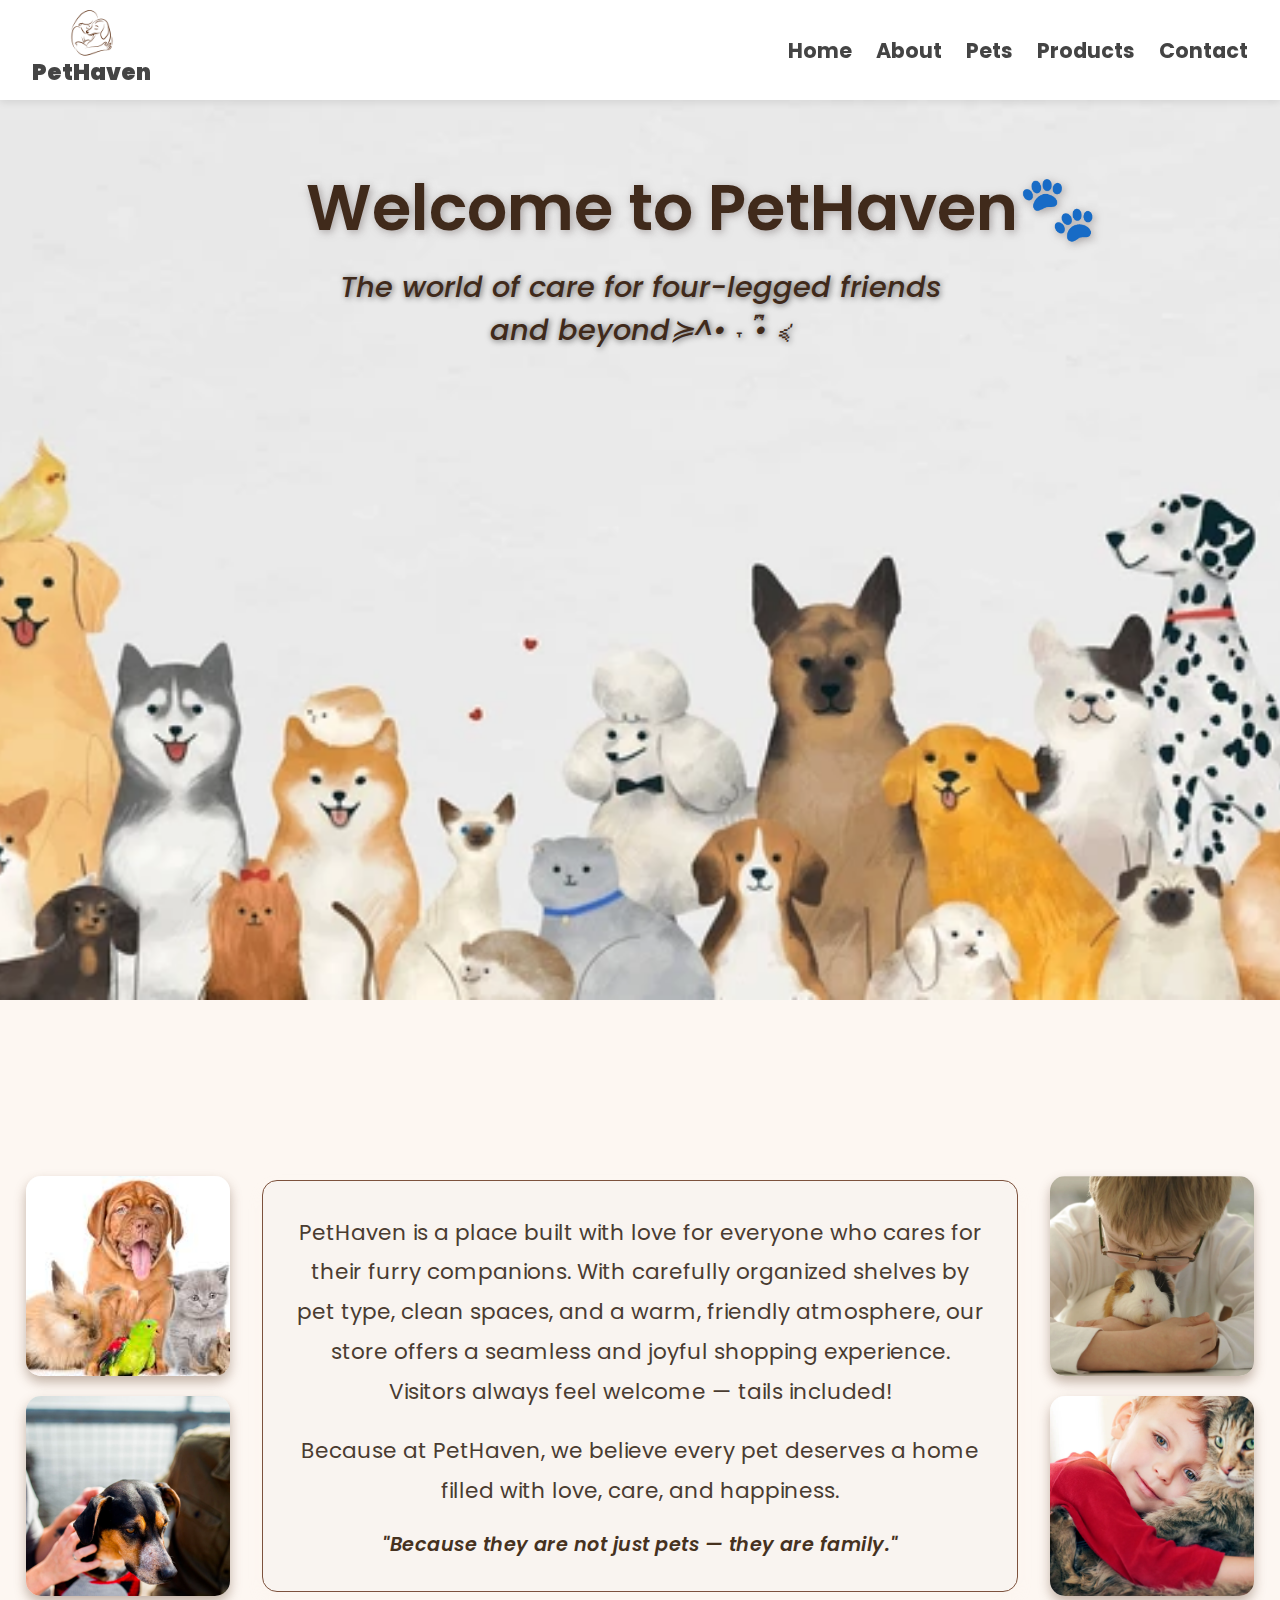
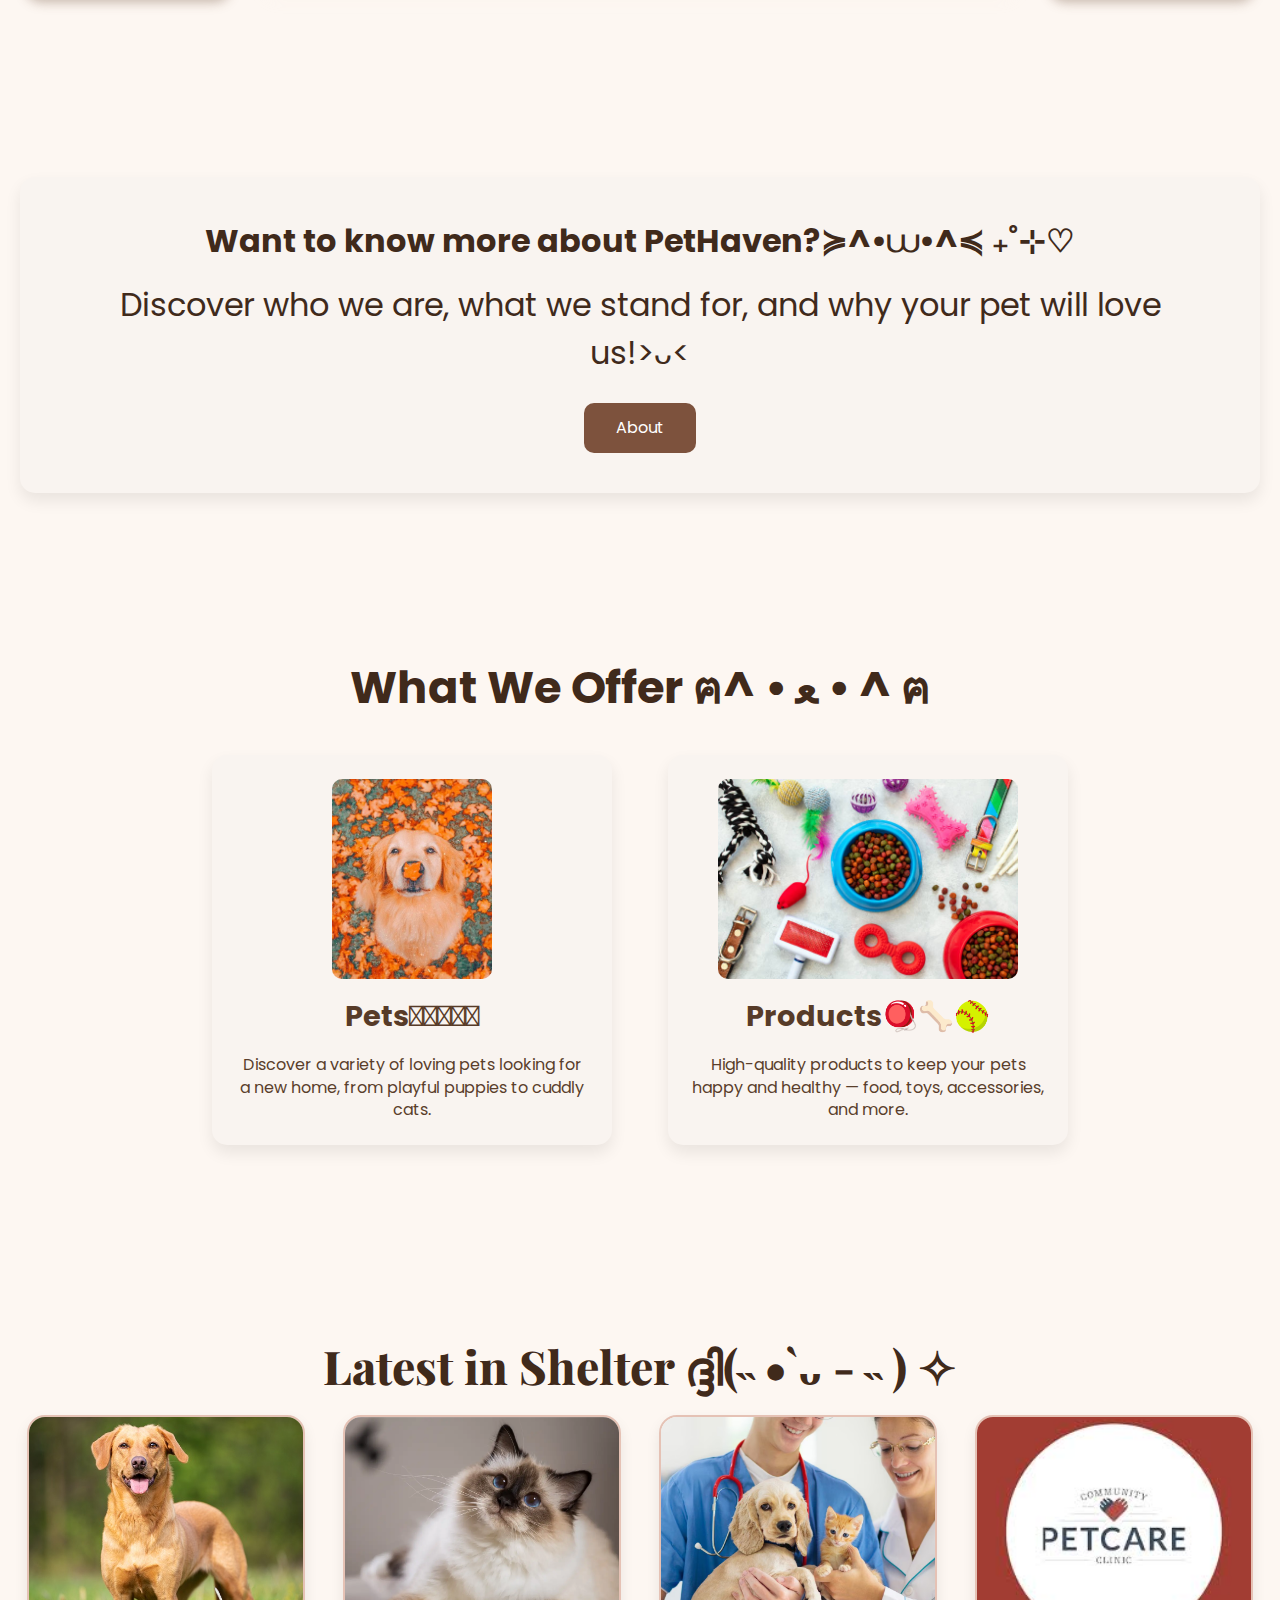
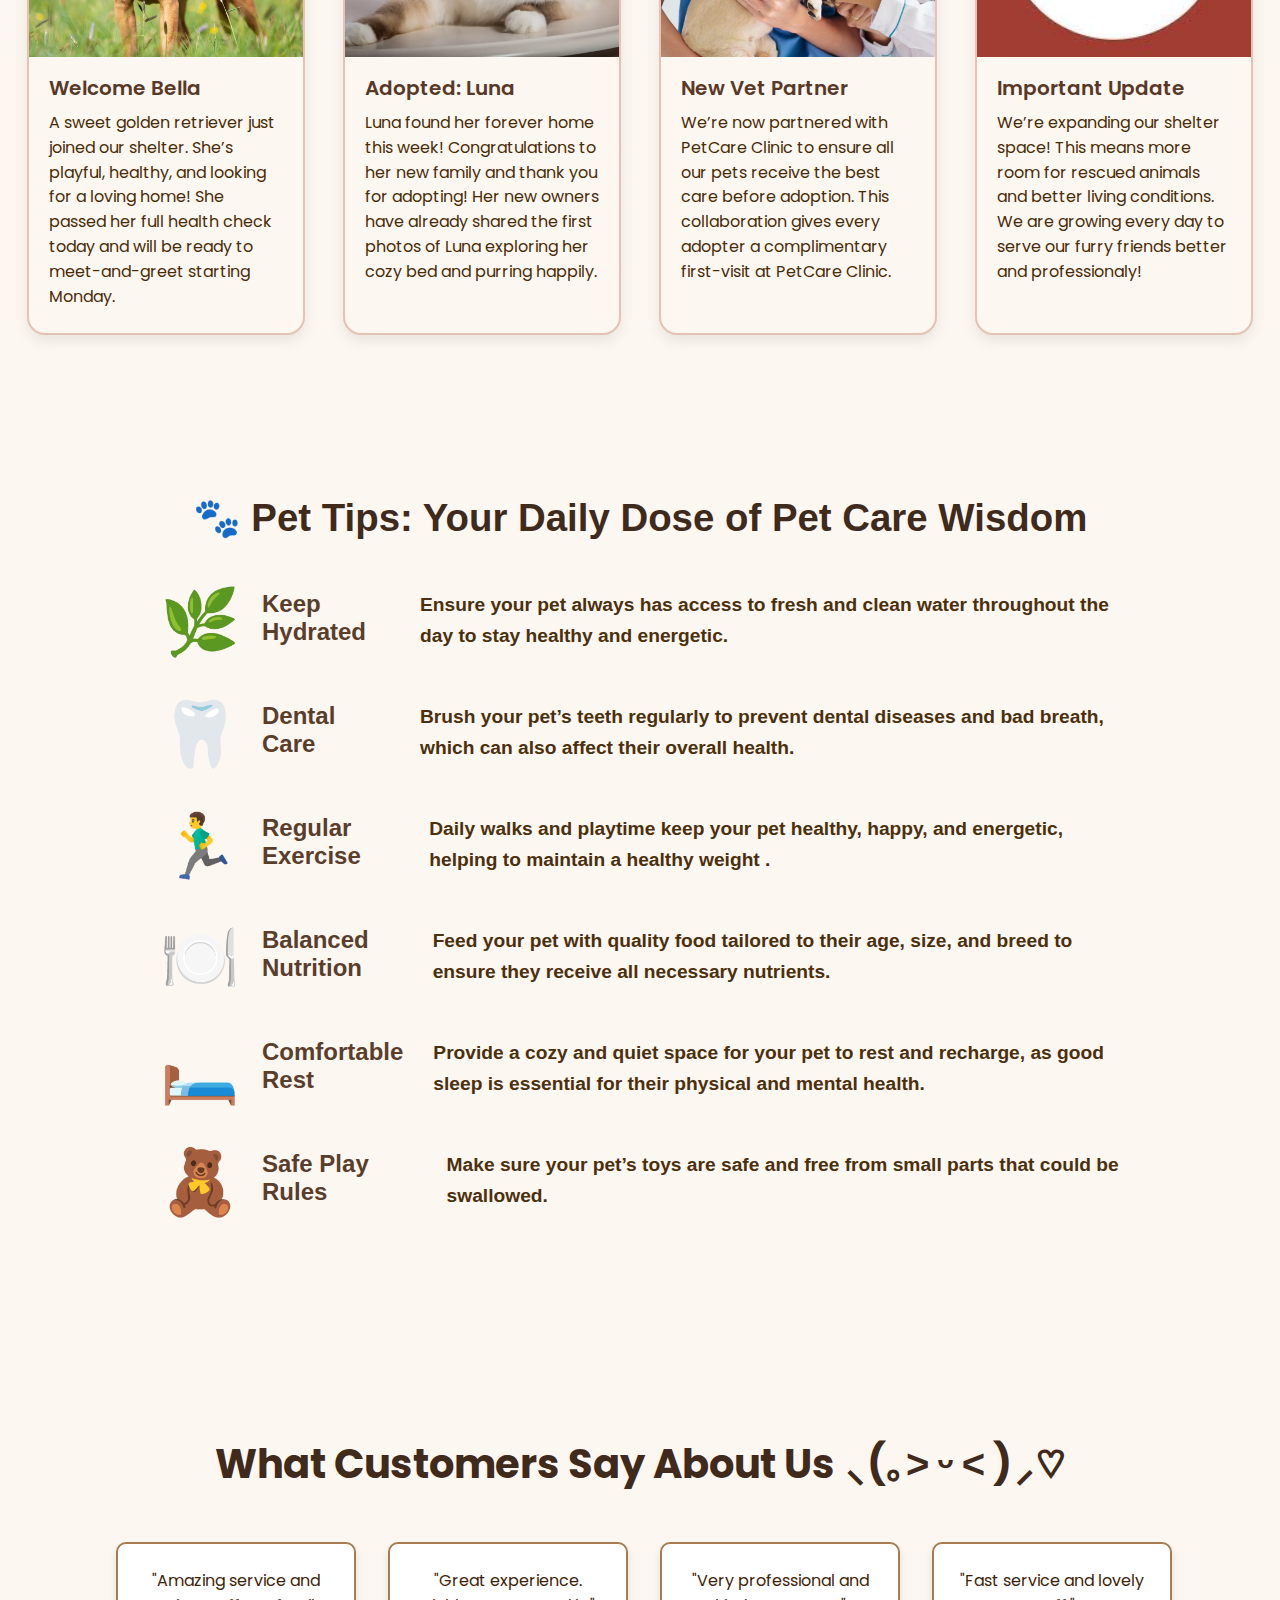
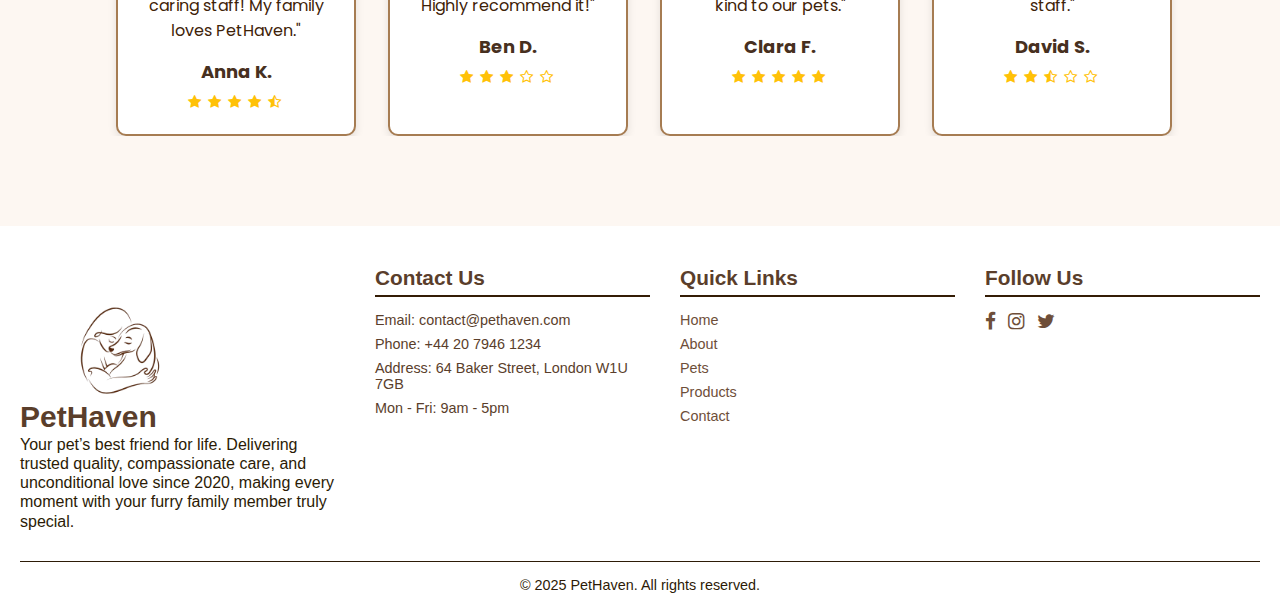
<file: index.html>
<!DOCTYPE html>
<html lang="en">
<head>
  <meta charset="UTF-8" />
  <meta name="viewport" content="width=device-width, initial-scale=1.0"/>
  <title>PetHaven</title>
  <link rel="stylesheet" href="style.css" />
  <link rel="stylesheet" href="https://cdnjs.cloudflare.com/ajax/libs/font-awesome/4.7.0/css/font-awesome.min.css">

</head>
<body>


  <header class="header">
    <div class="logo-container">
      <button class="nav-toggle" aria-label="Open menu" aria-controls="primary-nav" aria-expanded="false">
  <span></span><span></span><span></span>
</button>
      <img src="./images/hero.png" alt="PetHaven Logo" class="logo-img" />
       <p class="logo-text">PetHaven</p>
      </div>
      
      <nav id="primary-nav" class="navbar">
        <a href="index.html">Home</a>
        <a href="about.html">About</a>
        <a href="pets.html">Pets</a>
        <a href="products.html">Products</a>
        <a href="contact.html">Contact</a>
      </nav>
  </header>
  <main id="main-content">

  
<section class="hero">
    <div class="hero-text">
      <h1>Welcome to PetHaven🐾</h1>
      <p class="tagline">
        The world of care for four-legged friends and beyond≽^• ˕ • ྀི≼<br/>
      </p>
    </div>
  </section>
  
  <section class="about-wrapper">
    <div class="about-section">
        <div class="side-images left">
          <img src="./images/pet11.png" alt="Pet 1">
          <img src="./images/pet2.png" alt="Pet 2">
        </div>
      
        <div class="about-text-section">
          <p>PetHaven is a place built with love for everyone who cares for their furry companions.
          With carefully organized shelves by pet type, clean spaces, and a warm, friendly atmosphere,
          our store offers a seamless and joyful shopping experience. Visitors always feel welcome — tails included!</p>
      
          <p>Because at PetHaven, we believe every pet deserves a home filled with love, care, and happiness.</p>
      
          <em>"Because they are not just pets — they are family."</em>
        </div>
      
        <div class="side-images right">
          <img src="./images/pet3.png" alt="Pet 3">
          <img src="./images/pet4.png" alt="Pet 4">
        </div>
      </div>      
  </section>  

  <section class="know-more-section">
  <div class="know-more-box">
    <h2>Want to know more about PetHaven?≽^•⩊•^≼ ₊˚⊹♡</h2>
    <p>Discover who we are, what we stand for, and why your pet will love us!>ᴗ<</p>
    <a href="about.html" class="know-more-button">About</a>
  </div>
</section>


<section class="what-we-offer">
  <h2>What We Offer ฅ^ • ﻌ • ^ ฅ</h2>
  <div class="offer-cards">
    <a href="pets.html" class="offer-card">
      <img src="images/happydog.png" alt="Pets" />
      <h3>Pets𓆉𓃠𓆏𓇼𓅪</h3>
      <p>Discover a variety of loving pets looking for a new home, from playful puppies to cuddly cats.</p>
    </a>
    <a href="products.html" class="offer-card">
      <img src="images/productshome.png" alt="Products" />
      <h3>Products🪀🦴🥎</h3>
      <p>High-quality products to keep your pets happy and healthy — food, toys, accessories, and more.</p>
    </a>
  </div>
</section>


<section class="latest-shelter-section">
  <h2 class="section-title">Latest in Shelter ദ്ദി(˵ •̀ ᴗ - ˵ ) ✧</h2>
  <div class="shelter-updates">

    <div class="update-card">
      <img src="images/dog.png" alt="New dog in shelter">
      <h3>Welcome Bella</h3>
      <p>A sweet golden retriever just joined our shelter. She’s playful, healthy, and looking for a loving home! She passed her full health check today and will be ready to meet-and-greet starting Monday.</p>
    </div>

    <div class="update-card">
      <img src="images/cat2.png" alt="Adopted cat">
      <h3>Adopted: Luna</h3>
      <p>Luna found her forever home this week! Congratulations to her new family and thank you for adopting! Her new owners have already shared the first photos of Luna exploring her cozy bed and purring happily.</p>
    </div>

    <div class="update-card">
      <img src="images/vet.png" alt="Vet partnership">
      <h3>New Vet Partner</h3>
      <p>We’re now partnered with PetCare Clinic to ensure all our pets receive the best care before adoption. This collaboration gives every adopter a complimentary first-visit at PetCare Clinic.</p>
    </div>

    <div class="update-card">
      <img src="images/petclinic.png" alt="Important notice">
      <h3>Important Update</h3>
      <p>We’re expanding our shelter space! This means more room for rescued animals and better living conditions. We are growing every day to serve our furry friends better and professionaly!</p>
    </div>

  </div>
</section>

<section class="pet-tips-section">
  <h2>🐾 Pet Tips: Your Daily Dose of Pet Care Wisdom</h2>
  <div class="tips-container">
    <div class="tip-card">
      <div class="tip-icon">🌿</div>
      <h3>Keep Hydrated</h3>
      <p class="tip-text">Ensure your pet always has access to fresh and clean water throughout the day to stay healthy and energetic.</p>
    </div>
    <div class="tip-card">
      <div class="tip-icon">🦷</div>
      <h3>Dental Care</h3>
      <p class="tip-text">Brush your pet’s teeth regularly to prevent dental diseases and bad breath, which can also affect their overall health.</p>
    </div>
    <div class="tip-card">
      <div class="tip-icon">🏃‍♂️</div>
      <h3>Regular Exercise</h3>
      <p class="tip-text">Daily walks and playtime keep your pet healthy, happy, and energetic, helping to maintain a healthy weight .</p>
    </div>
    <div class="tip-card">
      <div class="tip-icon">🍽️</div>
      <h3>Balanced Nutrition</h3>
      <p class="tip-text">Feed your pet with quality food tailored to their age, size, and breed to ensure they receive all necessary nutrients.</p>
    </div>
    <div class="tip-card">
      <div class="tip-icon">🛏️</div>
      <h3>Comfortable Rest</h3>
      <p class="tip-text">Provide a cozy and quiet space for your pet to rest and recharge, as good sleep is essential for their physical and mental health.</p>
    </div>
    <div class="tip-card">
      <div class="tip-icon">🧸</div>
  <h3>Safe Play Rules</h3>
  <p class="tip-text">Make sure your pet’s toys are safe and free from small parts that could be swallowed.</p>
</div>
  </div>
</section>


  <section class="reviews-section">
    <h1 class="reviews-title">What Customers Say About Us ⸜(｡˃ ᵕ ˂ )⸝♡</h1>
    <div class="reviews-row">
      <div class="review-card">
        <p>"Amazing service and caring staff! My family loves PetHaven."</p>
        <h2>Anna K.</h2>
        <div class="stars">
          <i class="fa fa-star"></i>
          <i class="fa fa-star"></i>
          <i class="fa fa-star"></i>
          <i class="fa fa-star"></i>
          <i class="fa fa-star-half-o"></i>
        </div>
      </div>
      <div class="review-card">
        <p>"Great experience. Highly recommend it!"</p>
        <h2>Ben D.</h2>
        <div class="stars">
          <i class="fa fa-star"></i>
          <i class="fa fa-star"></i>
          <i class="fa fa-star"></i>
          <i class="fa fa-star-o"></i>
          <i class="fa fa-star-o"></i>
        </div>
      </div>
      <div class="review-card">
        <p>"Very professional and kind to our pets."</p>
        <h2>Clara F.</h2>
        <div class="stars">
          <i class="fa fa-star"></i>
          <i class="fa fa-star"></i>
          <i class="fa fa-star"></i>
          <i class="fa fa-star"></i>
          <i class="fa fa-star"></i>
        </div>
      </div>
      <div class="review-card">
        <p>"Fast service and lovely staff."</p>
        <h2>David S.</h2>
        <div class="stars">
          <i class="fa fa-star"></i>
          <i class="fa fa-star"></i>
          <i class="fa fa-star-half-o"></i>
          <i class="fa fa-star-o"></i>
          <i class="fa fa-star-o"></i>
        </div>
      </div>
    </div>
  </section>

  </main>


<script>
  (function(){
    const btn = document.querySelector('.nav-toggle');
    const nav = document.getElementById('primary-nav');
    if(!btn || !nav) return;

    const closeMenu = () => {
      nav.classList.remove('open');
      btn.classList.remove('open');
      btn.setAttribute('aria-expanded','false');
    };

    btn.addEventListener('click', () => {
      const open = nav.classList.toggle('open');
      btn.classList.toggle('open', open);
      btn.setAttribute('aria-expanded', open ? 'true' : 'false');
    });

    nav.addEventListener('click', e => {
      if(e.target.matches('a')) closeMenu();  
    });

    window.addEventListener('resize', () => {
      if (window.innerWidth > 820) closeMenu();
    });

    document.addEventListener('keydown', e => {
      if(e.key === 'Escape') closeMenu();
    });
  })();
</script>

  
  <footer class="footer">
    <div class="footer-top">
      <div class="footer-branding">
        <img src="images/hero.2.png" alt="PetHaven Logo" class="footer-logo" />
        <h1>PetHaven</h1>
        <p>Your pet’s best friend for life. Delivering trusted quality, compassionate care, and unconditional love since 2020, making every moment with your furry family member truly special.</p>
      </div>
      <div class="footer-contact">
        <h3>Contact Us</h3>
        <p>Email: contact@pethaven.com</p>
        <p>Phone: +44 20 7946 1234</p>
        <p>Address: 64 Baker Street, London W1U 7GB</p>
        <p>Mon - Fri: 9am - 5pm</p>
      </div>
      <div class="footer-links">
        <h3>Quick Links</h3>
        <ul>
          <li><a href="index.html">Home</a></li>
          <li><a href="about.html">About</a></li>
          <li><a href="pets.html">Pets</a></li>
          <li><a href="products.html">Products</a></li>
          <li><a href="contact.html">Contact</a></li>
        </ul>
      </div>
      <div class="footer-social">
        <h3>Follow Us</h3>
        <a href="https://facebook.com" target="_blank" ><i class="fa fa-facebook"></i> </a>
        <a href="https://instagram.com" target="_blank" ><i class="fa fa-instagram"></i> </a>
        <a href="https://twitter.com" target="_blank" ><i class="fa fa-twitter"></i></a>
      </div>
    </div>
    <div class="footer-bottom">
      <p>&copy; 2025 PetHaven. All rights reserved.</p>
    </div>
  </footer>
    
</body>
</html>
</file>
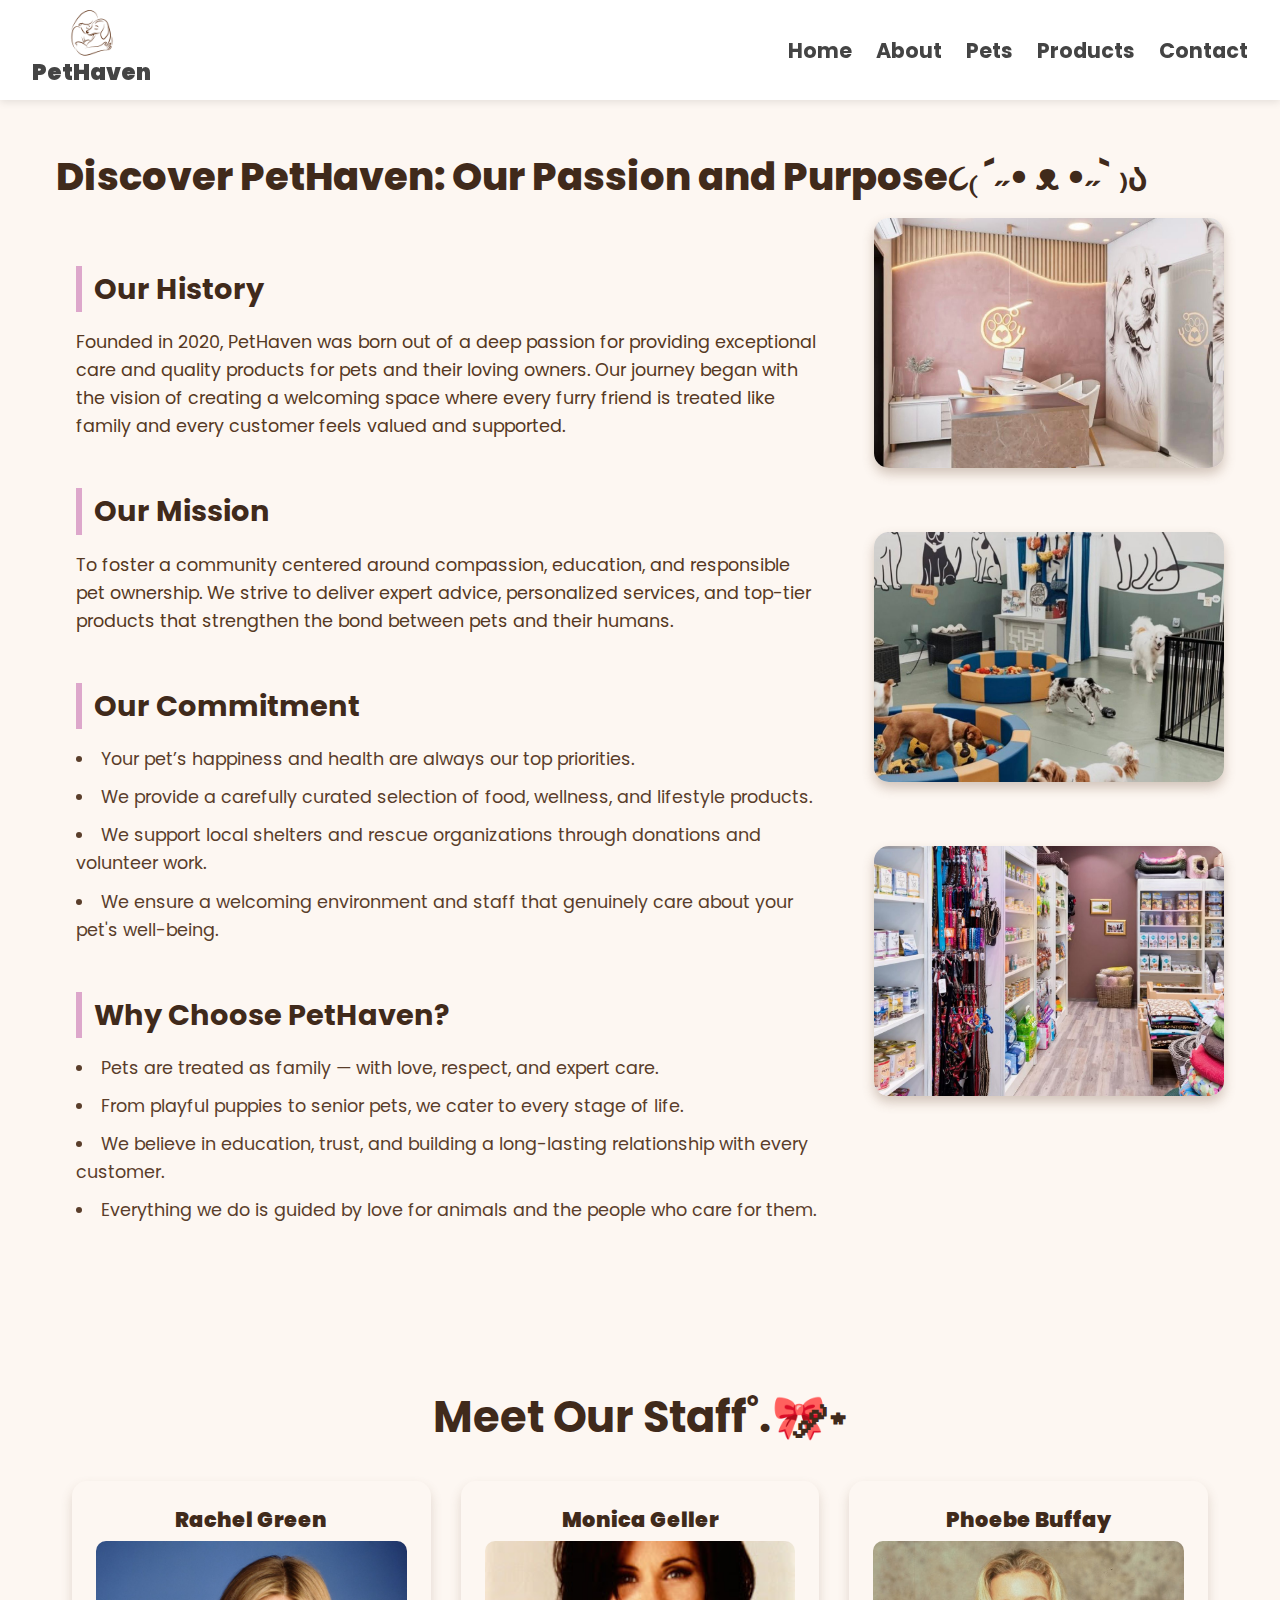
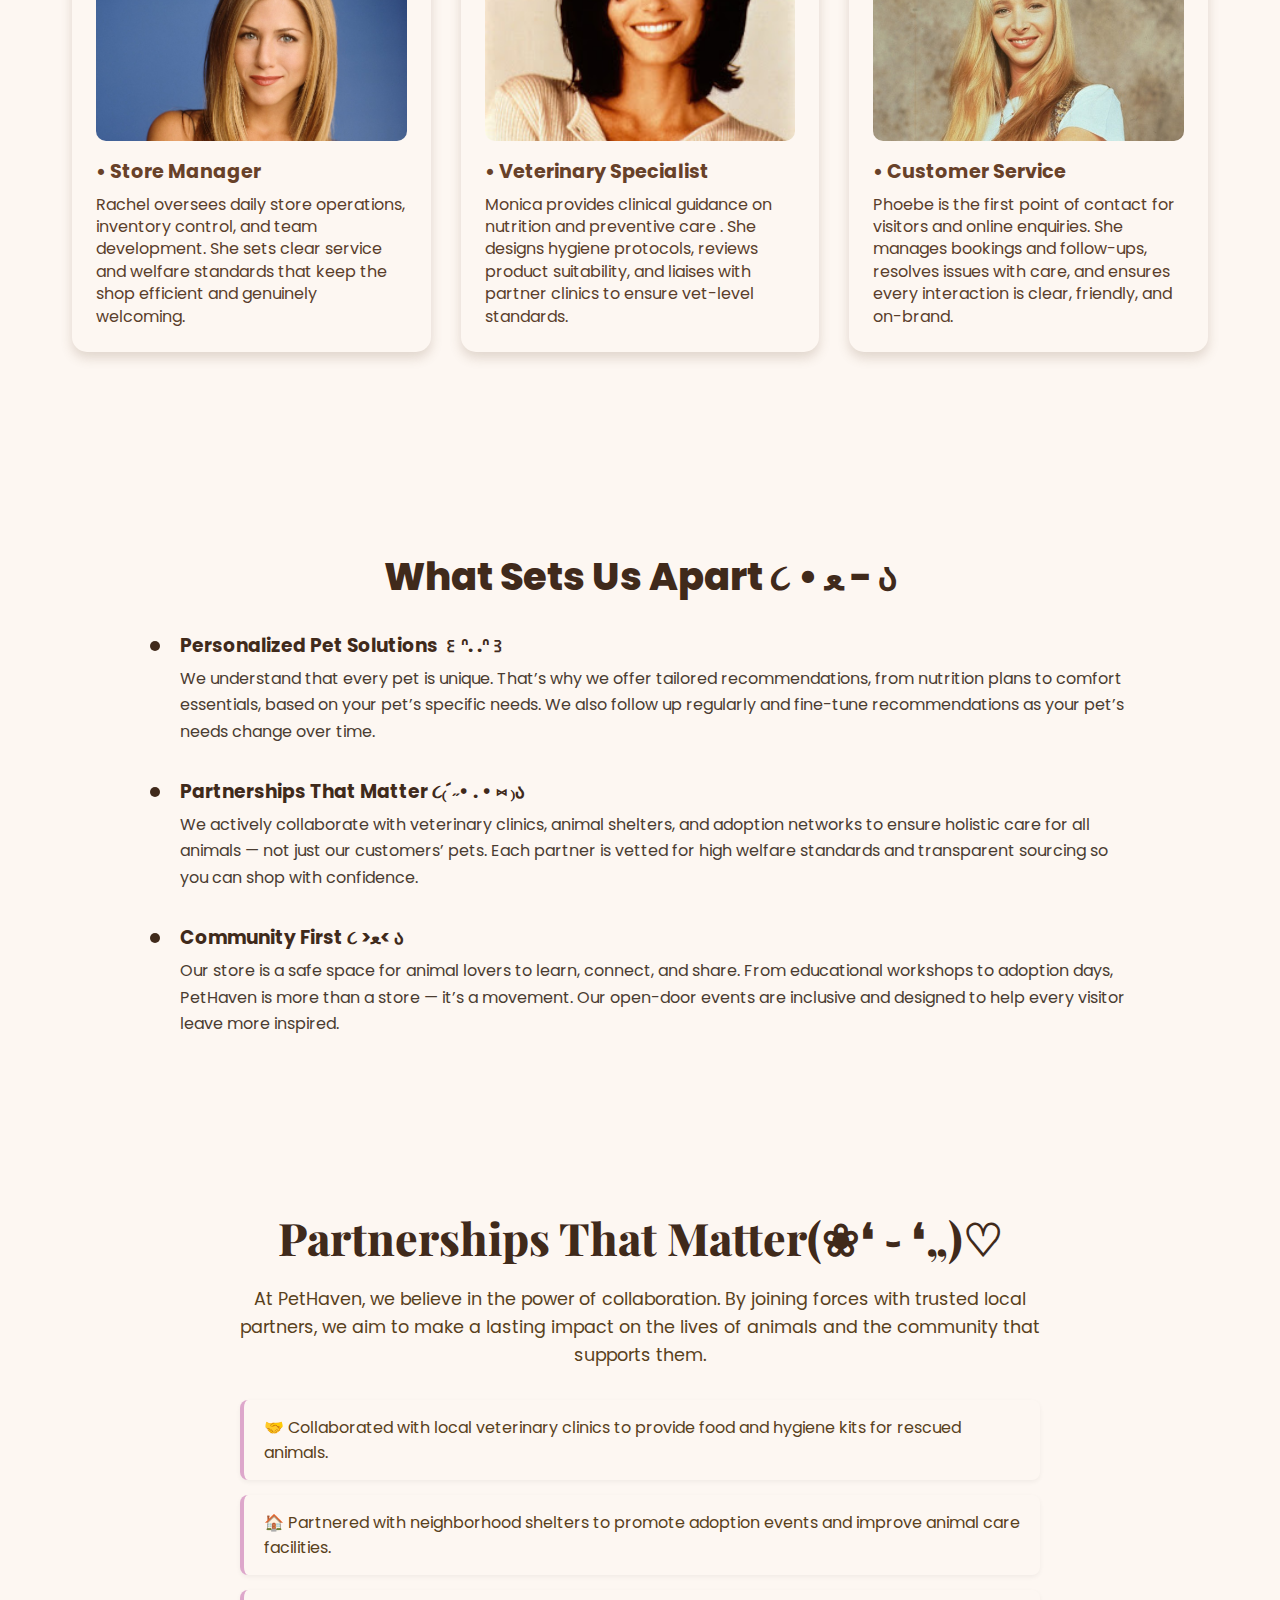
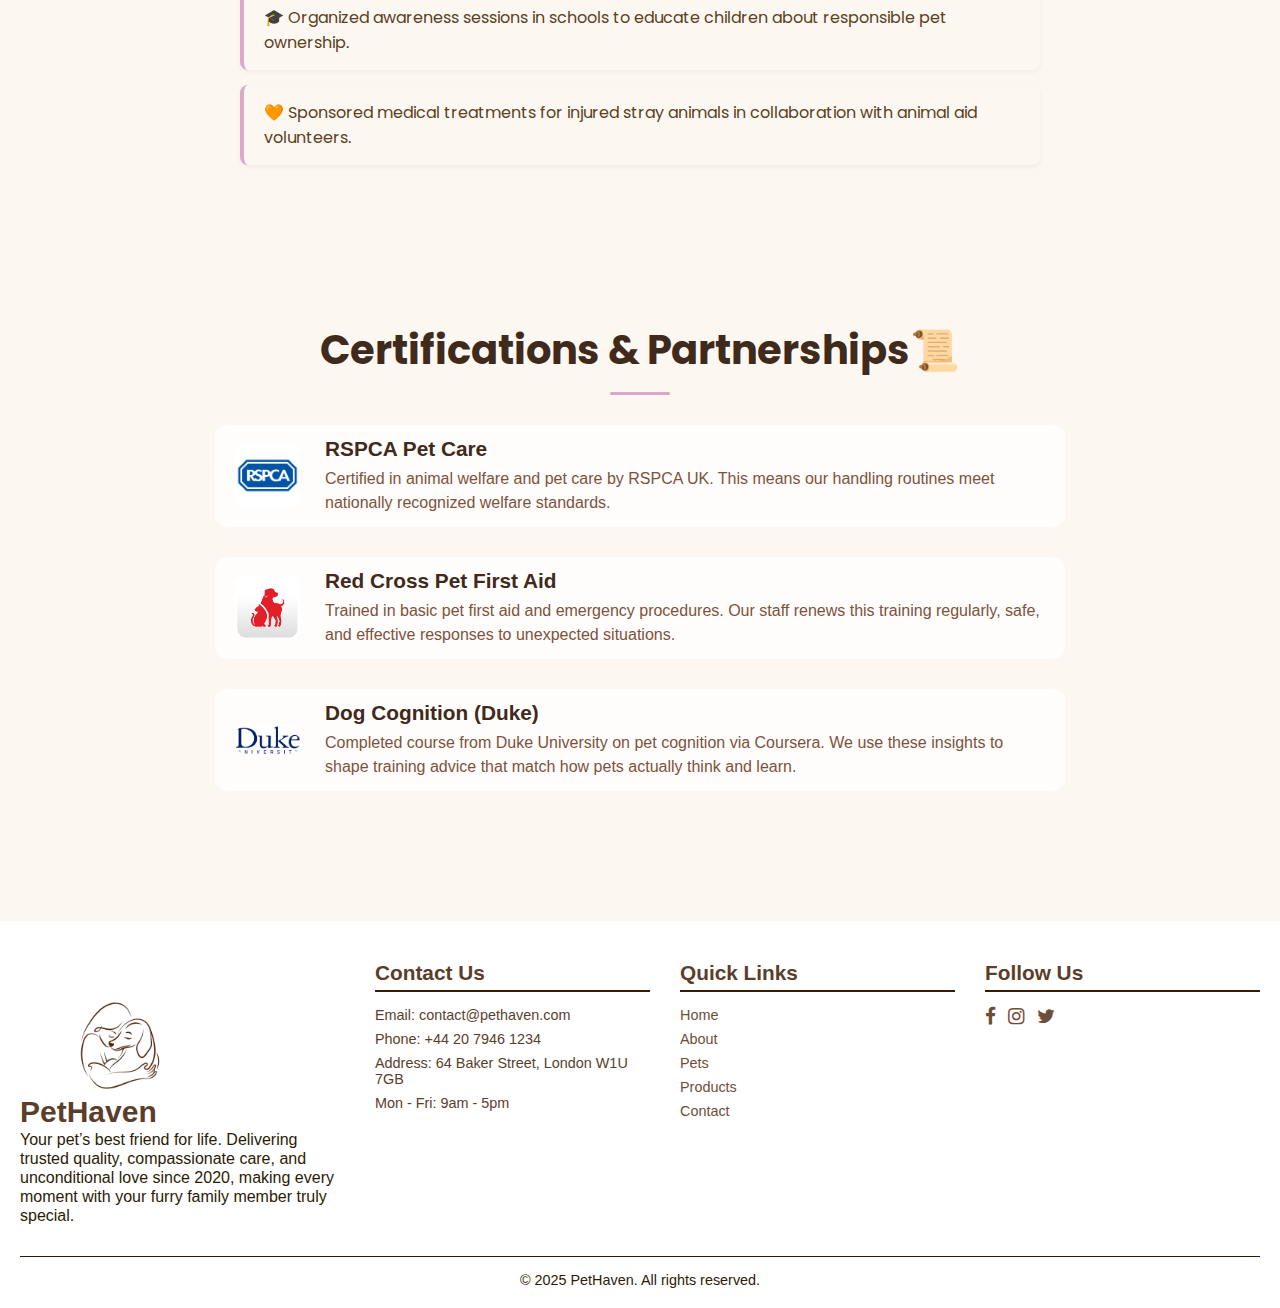
<file: about.html>
<!DOCTYPE html>
<html lang="en">
<head>
  <meta charset="UTF-8" />
  <meta name="viewport" content="width=device-width, initial-scale=1.0"/>
  <title>PetHaven</title>
  <link rel="stylesheet" href="style.css" />
   <link
  rel="stylesheet"
  href="https://cdnjs.cloudflare.com/ajax/libs/font-awesome/4.7.0/css/font-awesome.min.css"
/>
</head>
<body>

  <header class="header">
    <div class="logo-container">
      <button class="nav-toggle" aria-label="Open menu" aria-controls="primary-nav" aria-expanded="false">
  <span></span><span></span><span></span>
</button>
      <img src="./images/hero.png" alt="PetHaven Logo" class="logo-img" />
       <p class="logo-text">PetHaven</p>
      </div>
      
      <nav id="primary-nav" class="navbar">
        <a href="index.html">Home</a>
        <a href="about.html">About</a>
        <a href="pets.html">Pets</a>
        <a href="products.html">Products</a>
        <a href="contact.html">Contact</a>
      </nav>
  </header>
  <main id="main-content">
  
<section class="about-wrapper">
  <h2>Discover PetHaven: Our Passion and Purpose૮₍ ´˶• ᴥ •˶` ₎ა</h2>
  <div class="about-content">

    <h3>Our History</h3>
    <p>
      Founded in 2020, PetHaven was born out of a deep passion for providing exceptional care and quality products for pets and their loving owners. Our journey began with the vision of creating a welcoming space where every furry friend is treated like family and every customer feels valued and supported.
    </p>

    <h3>Our Mission</h3>
    <p>
      To foster a community centered around compassion, education, and responsible pet ownership. We strive to deliver expert advice, personalized services, and top-tier products that strengthen the bond between pets and their humans.
    </p>

    <h3>Our Commitment</h3>
    <ul>
      <li>Your pet’s happiness and health are always our top priorities.</li>
      <li>We provide a carefully curated selection of food, wellness, and lifestyle products.</li>
      <li>We support local shelters and rescue organizations through donations and volunteer work.</li>
      <li>We ensure a welcoming environment and staff that genuinely care about your pet's well-being.</li>
    </ul>

    <h3>Why Choose PetHaven?</h3>
    <ul>
      <li>Pets are treated as family — with love, respect, and expert care.</li>
      <li>From playful puppies to senior pets, we cater to every stage of life.</li>
      <li>We believe in education, trust, and building a long-lasting relationship with every customer.</li>
      <li>Everything we do is guided by love for animals and the people who care for them.</li>
    </ul>

  </div>

  <div class="about-images">
    <img src="images/store2.png" alt="PetHaven Store Interior">
    <img src="images/store3.png" alt="PetHaven Cozy Ambience">
    <img src="images/store1.png" alt="PetHaven Display Area">
  </div>
</section>

<section class="staff-section">
  <h2>Meet Our Staff˚.🎀༘⋆</h2>
  <div class="staff-cards">
    <div class="staff-card">
      <img src="images/rachel.png" alt="John Doe" />
      <h3>Rachel Green</h3>
      <h4>Store Manager</h4>
      <p>Rachel oversees daily store operations, inventory control, and team development. She sets clear service and welfare standards that keep the shop efficient and genuinely welcoming.</p>
    </div>
    <div class="staff-card">
      <img src="images/monica.png" alt="Jane Smith" />
      <h3>Monica Geller</h3>
      <h4>Veterinary Specialist</h4>
      <p> Monica provides clinical guidance on nutrition and preventive care . She designs hygiene protocols, reviews product suitability, and liaises with partner clinics to ensure vet-level standards.</p>
    </div>
    <div class="staff-card">
      <img src="images/phoebe1.jpg" alt="Emily Johnson" />
      <h3>Phoebe Buffay</h3>
      <h4>Customer Service</h4>
      <p>Phoebe is the first point of contact for visitors and online enquiries. She manages bookings and follow-ups, resolves issues with care, and ensures every interaction is clear, friendly, and on-brand.</p>
    </div>
  </div>
</section>

<section class="unique-features">
  <h2>What Sets Us Apart ૮ • ﻌ - ა</h2>
  <div class="features-container">
    <div class="feature-card">
      <h3>Personalized Pet Solutions ꒰ᐢ. .ᐢ꒱</h3>
      <p>We understand that every pet is unique. That’s why we offer tailored recommendations, from nutrition plans to comfort essentials, based on your pet’s specific needs. We also follow up regularly and fine-tune recommendations as your pet’s needs change over time.</p>
    </div>
    <div class="feature-card">
      <h3>Partnerships That Matter ૮₍´˶• . • ⑅ ₎ა</h3>
      <p>We actively collaborate with veterinary clinics, animal shelters, and adoption networks to ensure holistic care for all animals — not just our customers’ pets. Each partner is vetted for high welfare standards and transparent sourcing so you can shop with confidence.</p>
    </div>
    <div class="feature-card">
      <h3>Community First ૮ >ﻌ< ა</h3>
      <p>Our store is a safe space for animal lovers to learn, connect, and share. From educational workshops to adoption days, PetHaven is more than a store — it’s a movement. Our open-door events are inclusive and designed to help every visitor leave more inspired.</p>
    </div>
  </div>
</section>


<section class="partnerships-section">
  <h2 class="section-title">Partnerships That Matter(❀❛ ֊ ❛„)♡</h2>
  <p class="partnerships-intro">
    At PetHaven, we believe in the power of collaboration. By joining forces with trusted local partners, we aim to make a lasting impact on the lives of animals and the community that supports them.
  </p>
  <ul class="partnerships-list">
    <li>🤝 Collaborated with local veterinary clinics to provide food and hygiene kits for rescued animals.</li>
    <li>🏠 Partnered with neighborhood shelters to promote adoption events and improve animal care facilities.</li>
    <li>🎓 Organized awareness sessions in schools to educate children about responsible pet ownership.</li>
    <li>🧡 Sponsored medical treatments for injured stray animals in collaboration with animal aid volunteers.</li>
  </ul>
</section>

<section class="certifications">
  <h2>Certifications & Partnerships📜</h2>

  <div class="cert-item">
    <img src="images/rspca.png" alt="RSPCA" />
    <div class="cert-text">
      <h3>RSPCA Pet Care</h3>
      <p>Certified in animal welfare and pet care by RSPCA UK. This means our handling routines meet nationally recognized welfare standards.</p>
    </div>
  </div>

  <div class="cert-item">
    <img src="images/redcross.png" alt="Red Cross" />
    <div class="cert-text">
      <h3>Red Cross Pet First Aid</h3>
      <p>Trained in basic pet first aid and emergency procedures. Our staff renews this training regularly, safe, and effective responses to unexpected situations.</p>
    </div>
  </div>

  <div class="cert-item">
    <img src="images/coursera.png" alt="Coursera" />
    <div class="cert-text">
      <h3>Dog Cognition (Duke)</h3>
      <p>Completed course from Duke University on pet cognition via Coursera. We use these insights to shape training advice that match how pets actually think and learn.</p>
    </div>
  </div>

</section>

<script>
  (function(){
    const btn = document.querySelector('.nav-toggle');
    const nav = document.getElementById('primary-nav');
    if(!btn || !nav) return;

    const closeMenu = () => {
      nav.classList.remove('open');
      btn.classList.remove('open');
      btn.setAttribute('aria-expanded','false');
    };

    btn.addEventListener('click', () => {
      const open = nav.classList.toggle('open');
      btn.classList.toggle('open', open);
      btn.setAttribute('aria-expanded', open ? 'true' : 'false');
    });

    nav.addEventListener('click', e => {
      if(e.target.matches('a')) closeMenu();  
    });

    window.addEventListener('resize', () => {
      if (window.innerWidth > 820) closeMenu();
    });

    document.addEventListener('keydown', e => {
      if(e.key === 'Escape') closeMenu();
    });
  })();
</script>


 <footer class="footer">
    <div class="footer-top">
      <div class="footer-branding">
        <img src="images/hero.2.png" alt="PetHaven Logo" class="footer-logo" />
        <h1>PetHaven</h1>
        <p>Your pet’s best friend for life. Delivering trusted quality, compassionate care, and unconditional love since 2020, making every moment with your furry family member truly special.</p>
      </div>
      <div class="footer-contact">
        <h3>Contact Us</h3>
        <p>Email: contact@pethaven.com</p>
        <p>Phone: +44 20 7946 1234</p>
        <p>Address: 64 Baker Street, London W1U 7GB</p>
        <p>Mon - Fri: 9am - 5pm</p>
      </div>
      <div class="footer-links">
        <h3>Quick Links</h3>
        <ul>
          <li><a href="index.html">Home</a></li>
          <li><a href="about.html">About</a></li>
          <li><a href="pets.html">Pets</a></li>
          <li><a href="products.html">Products</a></li>
          <li><a href="contact.html">Contact</a></li>
        </ul>
      </div>
      <div class="footer-social">
        <h3>Follow Us</h3>
        <a href="https://facebook.com" target="_blank" ><i class="fa fa-facebook"></i> </a>
        <a href="https://instagram.com" target="_blank" ><i class="fa fa-instagram"></i> </a>
        <a href="https://twitter.com" target="_blank" ><i class="fa fa-twitter"></i></a>
      </div>
    </div>
    <div class="footer-bottom">
      <p>&copy; 2025 PetHaven. All rights reserved.</p>
    </div>
  </footer>
</section>

</body>
</html>
</file>
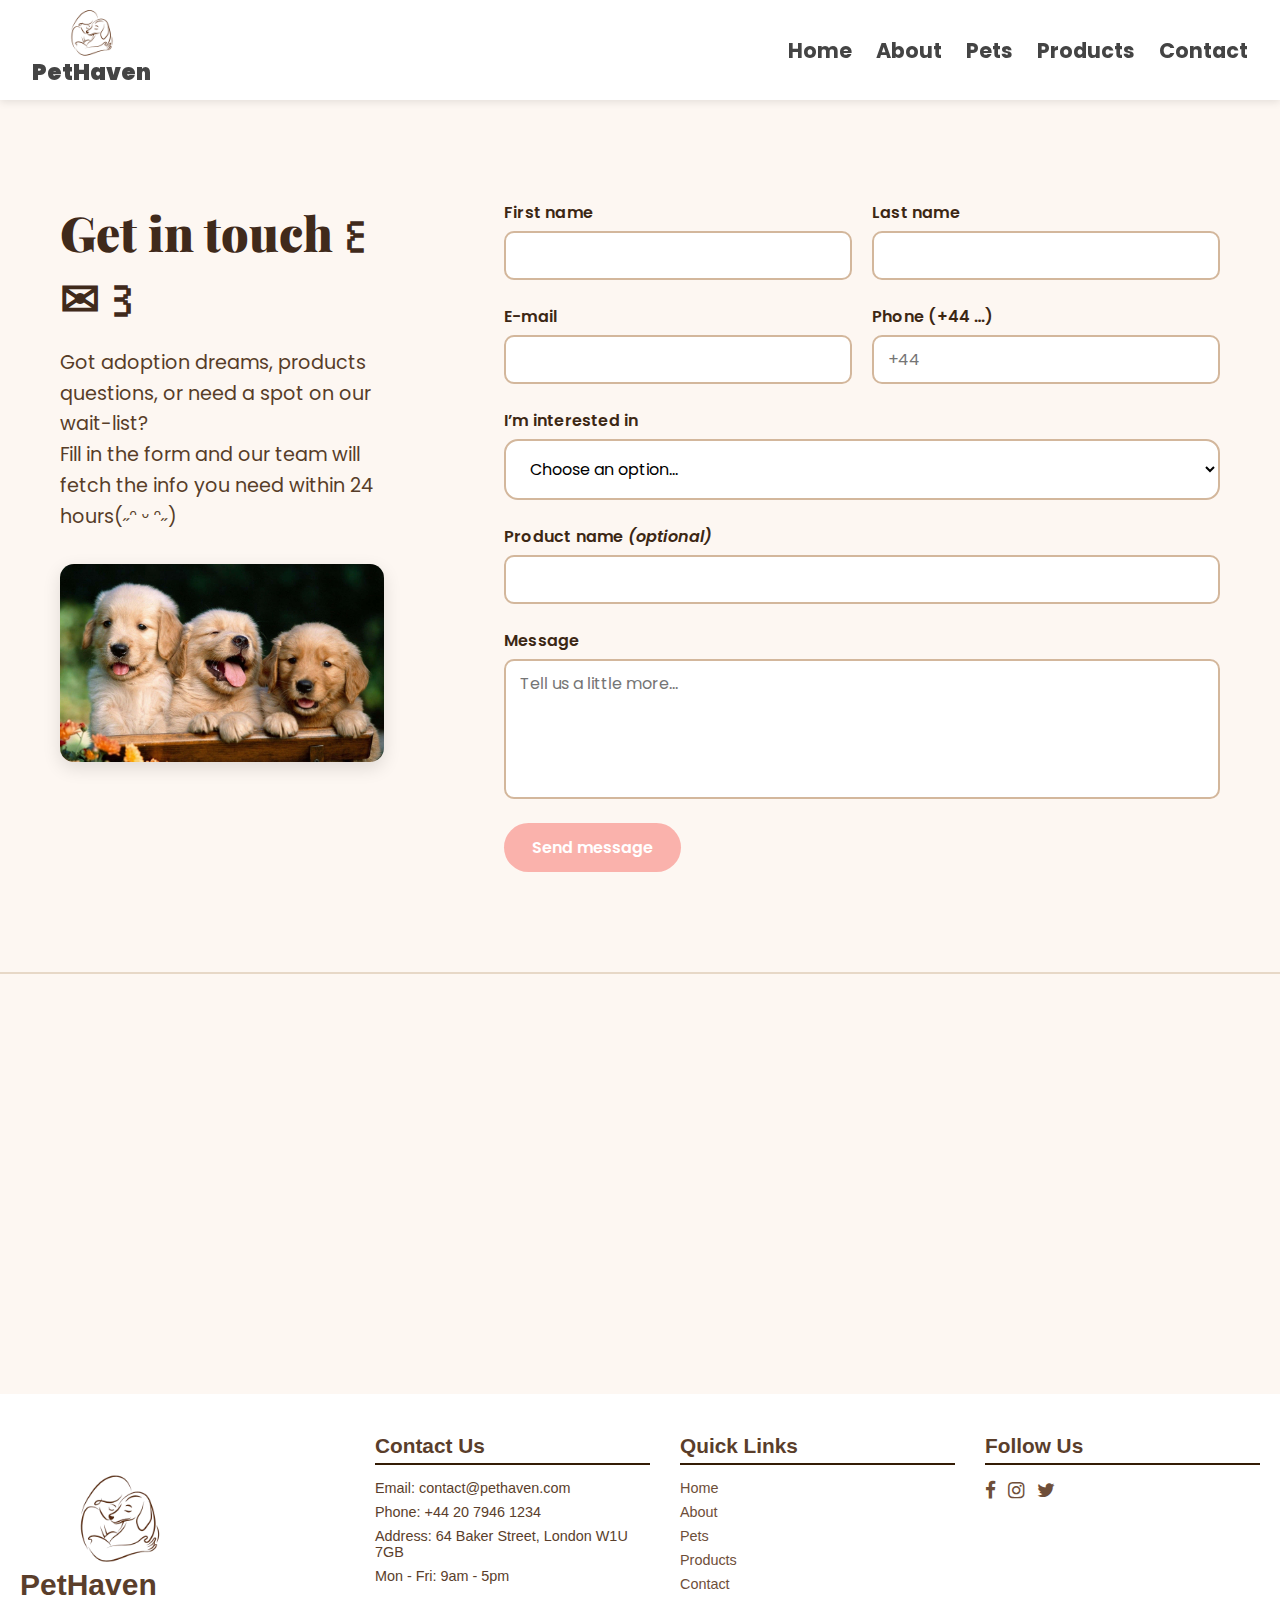
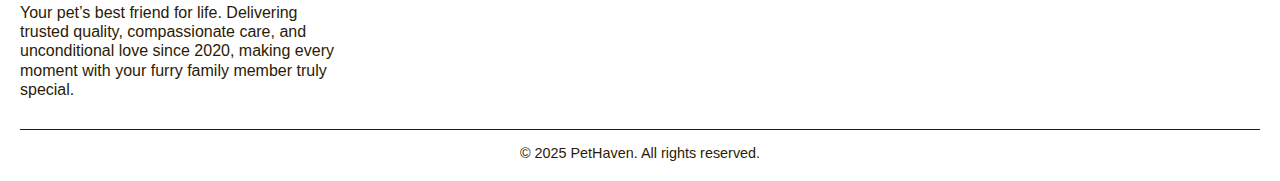
<file: contact.html>
<!DOCTYPE html>
<html lang="en">
<head>
  <meta charset="UTF-8" />
  <meta name="viewport" content="width=device-width, initial-scale=1.0" />
  <link rel="stylesheet" href="style.css" />
    <link
  rel="stylesheet"
  href="https://cdnjs.cloudflare.com/ajax/libs/font-awesome/4.7.0/css/font-awesome.min.css"
/>
</head>
<body>
 

  <header class="header">
    <div class="logo-container">
      <button class="nav-toggle" aria-label="Open menu" aria-controls="primary-nav" aria-expanded="false">
  <span></span><span></span><span></span>
</button>
      <img src="./images/hero.png" alt="PetHaven Logo" class="logo-img" />
       <p class="logo-text">PetHaven</p>
      </div>
      
      <nav id="primary-nav" class="navbar">
        <a href="index.html">Home</a>
        <a href="about.html">About</a>
        <a href="pets.html">Pets</a>
        <a href="products.html">Products</a>
        <a href="contact.html">Contact</a>
      </nav>
  </header>
  <main id="main-content">


  <section class="contact-hero">
  <div class="hero-left">
    <h1>Get in touch꒰✉︎꒱</h1>
    <p class="lead">Got adoption dreams, products questions, or need a spot on our wait-list?
     <br>
      Fill in the form and our team will fetch the info you need within 24 hours(˶ᵔ ᵕ ᵔ˶)
    </p>
    <img class="hero-img" src="images/c.png" 
    alt="Happy pet">
  </div>

 <form class="contact-form">
  <div class="form-row">
    <div class="form-group">
      <label for="fname">First name </label>
      <input  type="text" id="fname" name="firstName" minlength="3" maxlength="30">   
    </div>

    <div class="form-group">
      <label for="lname">Last name </label>
      <input  type="text" id="lname" name="lastName" 
            minlength="3" maxlength="30">
    </div>
  </div>

  <div class="form-row">
    <div class="form-group">
      <label for="email">E-mail </label>
      <input  type="email" id="email" name="email">
    </div>

    <div class="form-group">
      <label for="phone">Phone (+44 …)</label>
      <input  type="tel" id="phone" name="phone"placeholder="+44 "> 
    </div>
  </div>

 
 <div class="form-group full select-wrap">
  <label for="interest">I’m interested in </label>
  <select id="interest" name="interest" required>
    <option value="" disabled selected hidden>Choose an option…</option>
    <option value="adopt">Adopt / Buy a pet</option>
    <option value="wait">Join wait-list</option>
  </select>
</div>


  <div class="form-group full">
    <label for="product">Product name <em>(optional)</em></label>
    <input  type="text" id="product" name="product" maxlength="60">
  </div>


  <div class="form-group full">
    <label for="msg">Message </label>
    <textarea id="msg" name="message" rows="6" required minlength="20" maxlength="800"
              placeholder="Tell us a little more…"></textarea>
  </div>

 
  <button class="submit-btn" type="submit">Send message</button>
</form>

<div id="toast" class="toast" role="status" aria-live="polite" aria-atomic="true">
  Message sent(ˊᵕˋ)♡
</div>

</form>

</section>

<div class="map-wrap">
  <iframe
    title="PetHaven – 64 Baker Street, London"
    src="https://www.google.com/maps/embed?pb=!1m18!1m12!1m3!1d1981.0804916097322!2d-0.1564679!3d51.520089!2m3!1f0!2f0!3f0!3m2!1i1024!2i768!4f13.1!3m3!1m2!1s0x48761ad3c70f62e7%3A0x5f8fa48ac90b005b!2s64%20Baker%20St%2C%20London%20W1U%207GB%2C%20UK!5e0!3m2!1sen!2suk!4v1700000000000"
    loading="lazy"
    referrerpolicy="no-referrer-when-downgrade">
  </iframe>
</div>

<script>
document.addEventListener('DOMContentLoaded', () => {
  const form  = document.querySelector('.contact-form');
  const toast = document.getElementById('toast');


  const fields = form.querySelectorAll('input[type="text"], input[type="email"], input[type="tel"]');
  fields.forEach(el => {
    el.setAttribute('autocomplete','off');
    el.setAttribute('autocapitalize','off');
    el.setAttribute('autocorrect','off');
    el.setAttribute('spellcheck','false');
    el.setAttribute('readonly','');                 
    el.addEventListener('focus', () => el.removeAttribute('readonly'), {once:true});
  });


  form.addEventListener('submit', (e) => {
    e.preventDefault();
    if (!form.checkValidity()){ form.reportValidity(); return; }

    form.reset();

  
    toast.classList.add('show');
    setTimeout(() => toast.classList.remove('show'), 2400);
  });
});

</script>


<script>
  (function(){
    const btn = document.querySelector('.nav-toggle');
    const nav = document.getElementById('primary-nav');
    if(!btn || !nav) return;

    const closeMenu = () => {
      nav.classList.remove('open');
      btn.classList.remove('open');
      btn.setAttribute('aria-expanded','false');
    };

    btn.addEventListener('click', () => {
      const open = nav.classList.toggle('open');
      btn.classList.toggle('open', open);
      btn.setAttribute('aria-expanded', open ? 'true' : 'false');
    });

    nav.addEventListener('click', e => {
      if(e.target.matches('a')) closeMenu();  
    });

    window.addEventListener('resize', () => {
      if (window.innerWidth > 820) closeMenu();
    });

    document.addEventListener('keydown', e => {
      if(e.key === 'Escape') closeMenu();
    });
  })();
</script>
  

 <footer class="footer">
    <div class="footer-top">
      <div class="footer-branding">
        <img src="images/hero.2.png" alt="PetHaven Logo" class="footer-logo" />
        <h1>PetHaven</h1>
        <p>Your pet’s best friend for life. Delivering trusted quality, compassionate care, and unconditional love since 2020, making every moment with your furry family member truly special.</p>
      </div>
      <div class="footer-contact">
        <h3>Contact Us</h3>
        <p>Email: contact@pethaven.com</p>
        <p>Phone: +44 20 7946 1234</p>
        <p>Address: 64 Baker Street, London W1U 7GB</p>
        <p>Mon - Fri: 9am - 5pm</p>
      </div>
      <div class="footer-links">
        <h3>Quick Links</h3>
        <ul>
          <li><a href="index.html">Home</a></li>
          <li><a href="about.html">About</a></li>
          <li><a href="pets.html">Pets</a></li>
          <li><a href="products.html">Products</a></li>
          <li><a href="contact.html">Contact</a></li>
        </ul>
      </div>
      <div class="footer-social">
        <h3>Follow Us</h3>
        <a href="https://facebook.com" target="_blank" ><i class="fa fa-facebook"></i> </a>
        <a href="https://instagram.com" target="_blank" ><i class="fa fa-instagram"></i> </a>
        <a href="https://twitter.com" target="_blank" ><i class="fa fa-twitter"></i></a>
      </div>
    </div>
    <div class="footer-bottom">
      <p>&copy; 2025 PetHaven. All rights reserved.</p>
    </div>
  </footer>
</body>
</html>
</file>
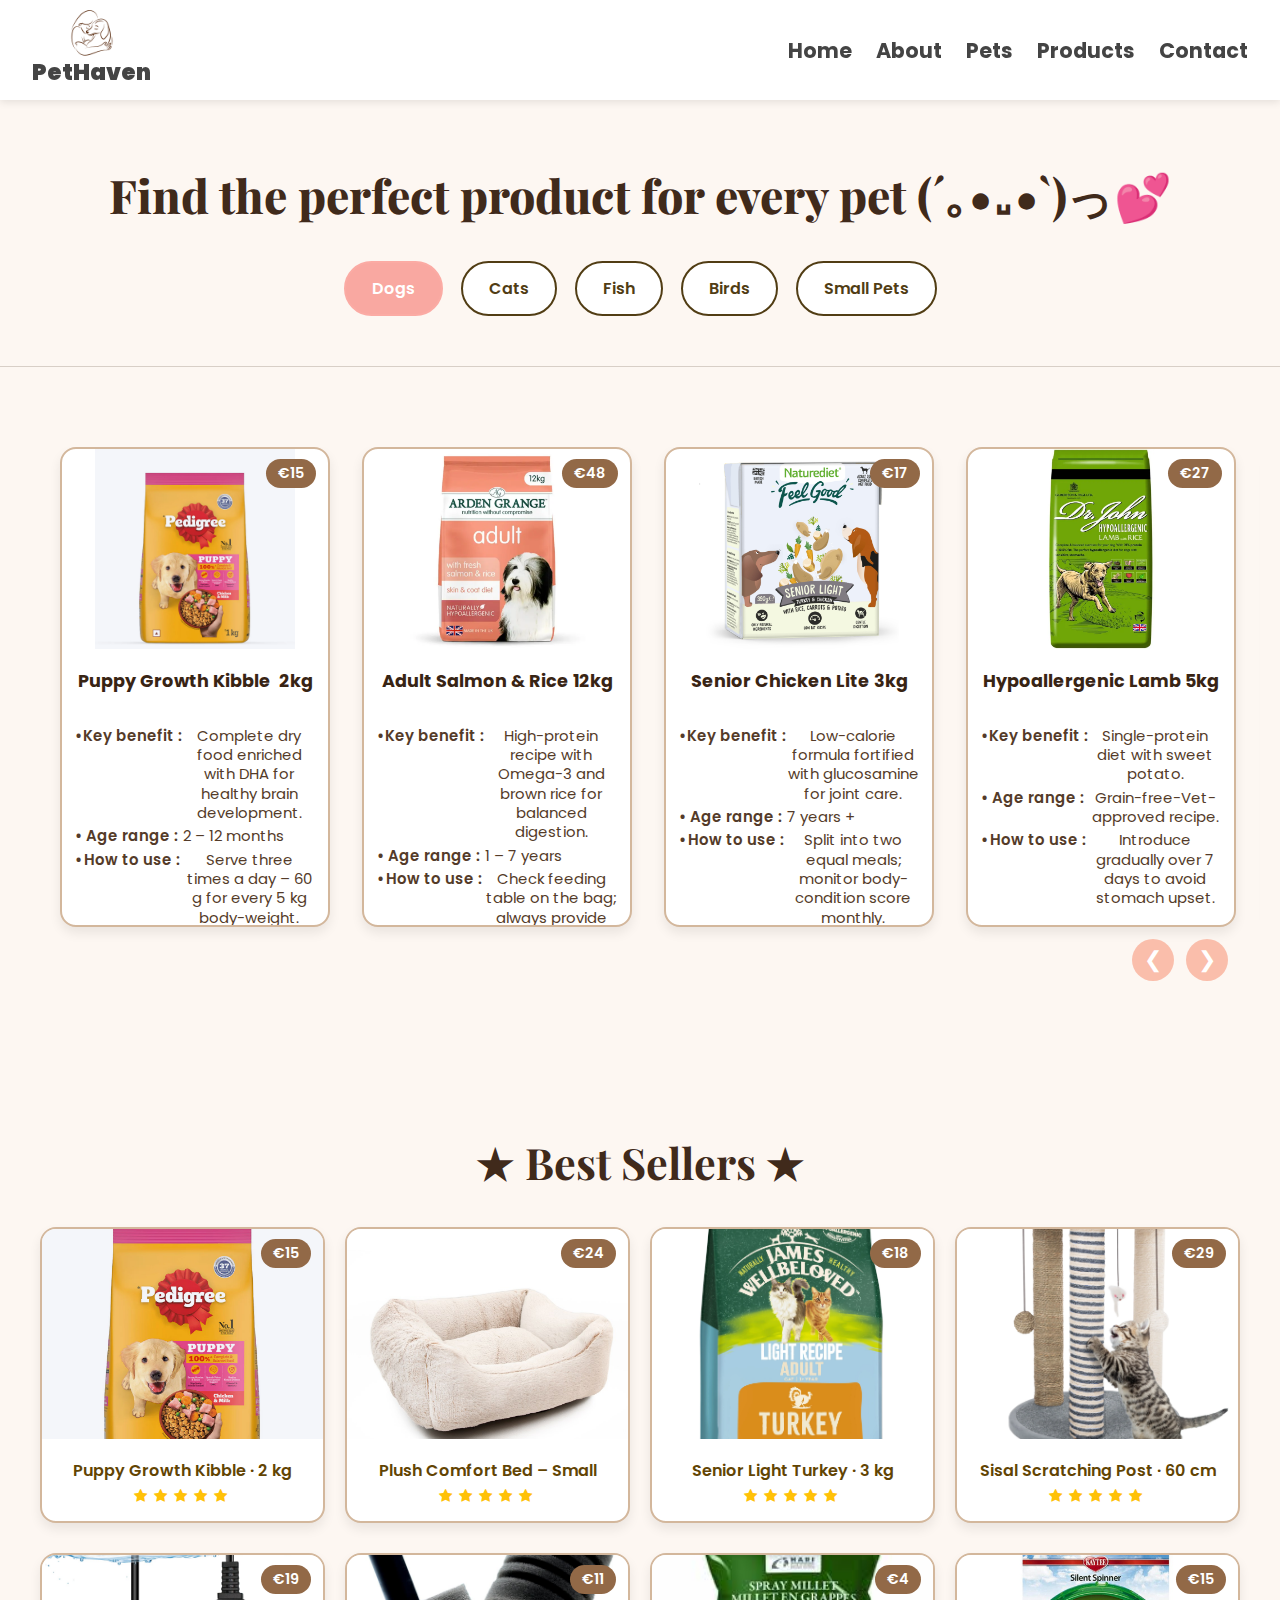
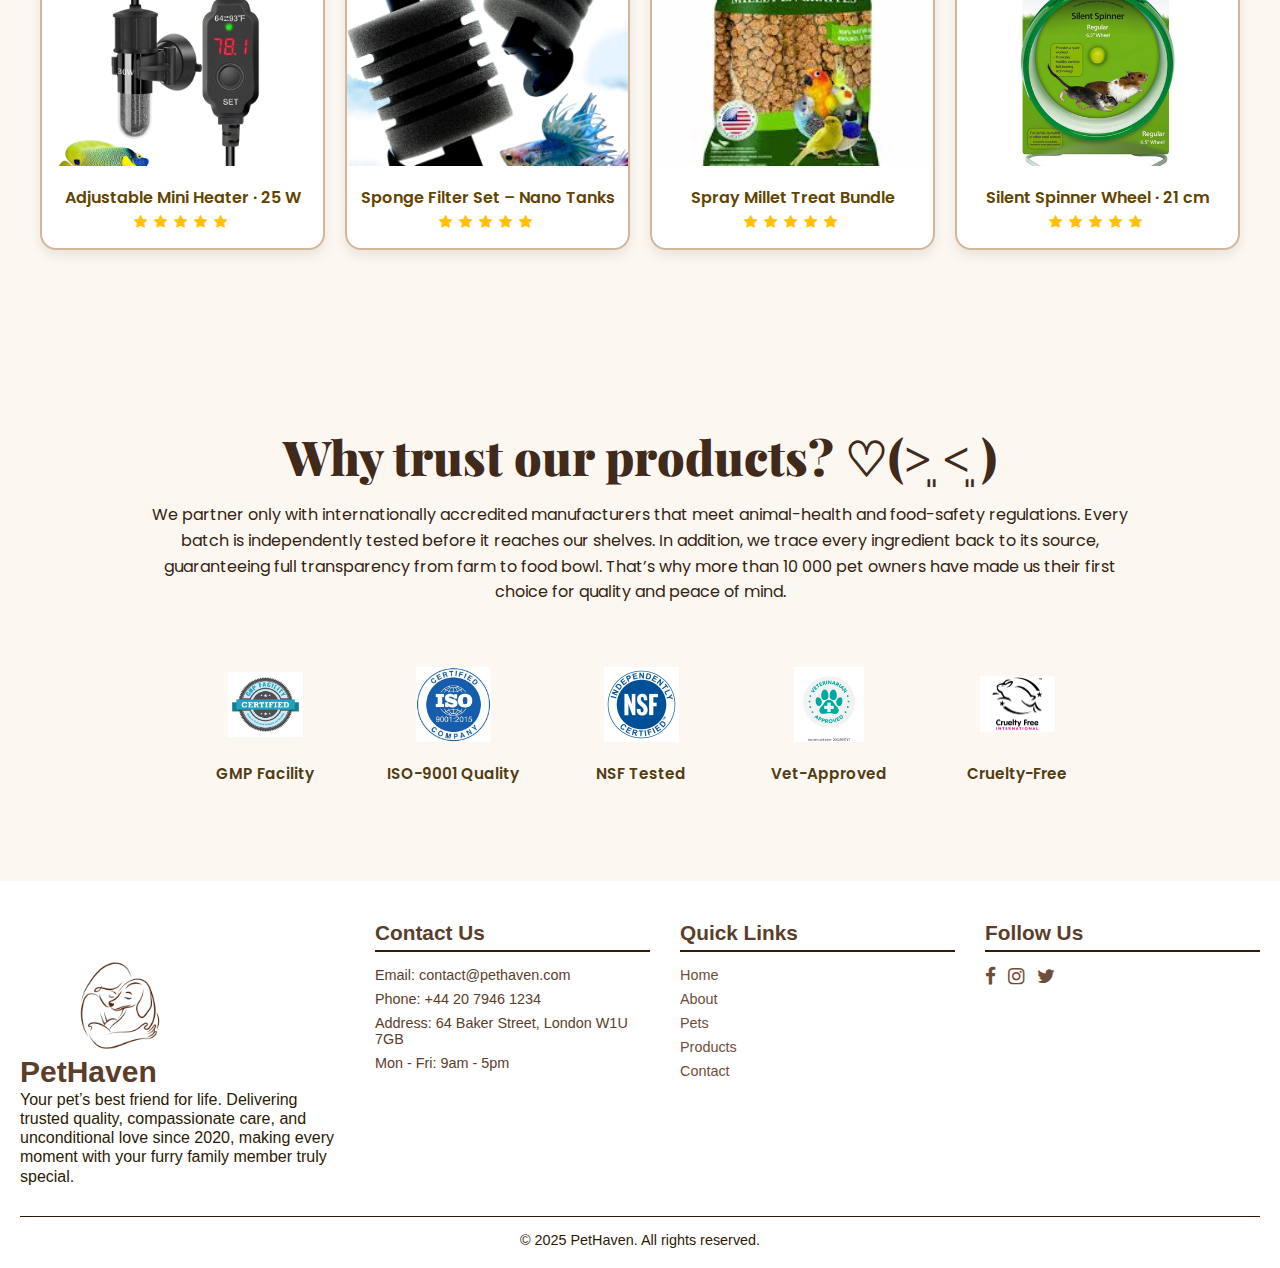
<file: products.html>
<!DOCTYPE html>
<html lang="en">
<head>
  <meta charset="UTF-8" />
  <meta name="viewport" content="width=device-width, initial-scale=1.0" />
  <link rel="stylesheet" href="style.css" />
    <link
  rel="stylesheet"
  href="https://cdnjs.cloudflare.com/ajax/libs/font-awesome/4.7.0/css/font-awesome.min.css"
 
/>
</head>
<body>
 

  <header class="header">
    <div class="logo-container">
      <button class="nav-toggle" aria-label="Open menu" aria-controls="primary-nav" aria-expanded="false">
  <span></span><span></span><span></span>
</button>
      <img src="./images/hero.png" alt="PetHaven Logo" class="logo-img" />
       <p class="logo-text">PetHaven</p>
      </div>
      
      <nav id="primary-nav" class="navbar">
        <a href="index.html">Home</a>
        <a href="about.html">About</a>
        <a href="pets.html">Pets</a>
        <a href="products.html">Products</a>
        <a href="contact.html">Contact</a>
      </nav>
  </header>
  <main id="main-content">


<section class="products-hero">
  <h1 class="products-title">Find the perfect product for every pet (´｡•᎑•`)っ💕</h1>
<div class="species-bar">
  <button class="species-btn active" data-species="dogs">Dogs</button>
  <button class="species-btn " data-species="cats">Cats</button>
  <button class="species-btn" data-species="fish">Fish</button>
  <button class="species-btn" data-species="birds">Birds</button>
  <button class="species-btn" data-species="smallpets">Small Pets</button>
</div>
</section>


<section id="dogsProducts" class="product-section">
  <div class="product-wrap">
  

  <div class="product-row">

    <div class="product-card" data-species="dogs">
      <img src="images/pic1.png">
      <span class="pill price">€15</span>
    <div class = "card-body">
      <h3>Puppy Growth Kibble&nbsp; 2kg</h3>
      <ul class="info-list">
  <li><span class="label">Key benefit :</span>Complete dry food enriched with DHA for healthy brain development.</li>
  <li><span class="label">Age range :</span>2 – 12 months</li>
  <li><span class="label">How to use :</span>Serve three times a day – 60 g for every 5 kg body-weight.</li>
</ul>
    </div>
    </div>

    <div class="product-card" data-species="dogs">
      <img src="images/pic2.png">
      <span class="pill price">€48</span>
    <div class = "card-body">
      <h3>Adult Salmon &amp; Rice 12kg</h3>
      <ul class="info-list">
  <li><span class="label">Key benefit :</span>High-protein recipe with Omega-3 and brown rice for balanced digestion.</li>
  <li><span class="label">Age range :</span>1 – 7 years</li>
  <li><span class="label">How to use :</span>Check feeding table on the bag; always provide fresh water.</li>
</ul>
    </div>
    </div>
     

    <div class="product-card" data-species="dogs">
      <img src="images/pic3.png">
      <span class="pill price">€17</span>
    <div class = "card-body">
      <h3>Senior Chicken Lite 3kg</h3>
      <ul class="info-list">
     <li><span class="label">Key benefit :</span>Low-calorie formula fortified with glucosamine for joint care.</li>
     <li><span class="label">Age range :</span> 7 years +</li>
     <li><span class="label">How to use :</span>Split into two equal meals; monitor body-condition score monthly.</li>
      </ul>
    </div>
    </div>

    <div class="product-card" data-species="dogs">
      <img src="images/pic4.png">
        <span class="pill price">€27</span>
    <div class = "card-body">
      <h3>Hypoallergenic Lamb 5kg</h3>
      <ul class="info-list">
     <li><span class="label">Key benefit :</span>Single-protein diet with sweet potato.</li>
     <li><span class="label">Age range :</span>Grain-free-Vet-approved recipe.</li>
     <li><span class="label">How to use :</span>Introduce gradually over 7 days to avoid stomach upset.</li>
      </ul>
    </div>
    </div>

    <div class="product-card" data-species="dogs">
      <img src="images/pic5.png">
      <span class="pill price">€7</span>
    <div class = "card-body">
      <h3>Cotton Rope Tug Toy</h3>
      <ul class="info-list">
     <li><span class="label">Key benefit :</span>Strengthens jaw muscles while playing.</li>
     <li><span class="label">Age range :</span>Recommended for dogs &gt; 10 kg.</li>
     <li><span class="label">How to use :</span>5 – 10 min sessions, always under supervision.</li>
      </ul>
    </div>
    </div>

    <div class="product-card" data-species="dogs">
      <img src="images/pic6.png">
      <span class="pill price">€10</span>
    <div class = "card-body">
      <h3>Squeak Ball 3-Pack</h3>
      <ul class="info-list">
     <li><span class="label">Key benefit :</span>Durable latex balls with internal squeaker.</li>
     <li><span class="label">Age range :</span>Every age.</li>
     <li><span class="label">How to use :</span>Replace toy when surface shows deep bite marks.</li>
      </ul>
    </div>
    </div>

    <div class="product-card" data-species="dogs">
      <img src="images/pic7.png">
       <span class="pill price">€24</span>
    <div class = "card-body">
      <h3>Plush Comfort Bed – Small</h3>
       <ul class="info-list">
     <li><span class="label">Key benefit :</span>Ultra-soft faux-fur cover, anti-slip bottom.</li>
     <li><span class="label">Age range :</span>Fits up to 8 kg.</li>
     <li><span class="label">How to use :</span>Air-dry completely before next use to prevent mould.</li>
      </ul>
    </div>
    </div>

    <div class="product-card" data-species="dogs">
      <img src="images/pic8.png">
       <span class="pill price">€69</span>
    <div class = "card-body">
      <h3>Orthopedic Memory Bed</h3>
       <ul class="info-list">
     <li><span class="label">Key benefit :</span>7 cm high-density memory foam relieves pressure on hips and elbows.</li>
     <li><span class="label">Age range :</span>Ideal for senior Labradors, GSDs, Boxers etc.</li>
     <li><span class="label">How to use :</span>Vacuum-seal opens in 24 h; rotate mattress every 3 months.</li>
      </ul>
    </div>
    </div>

    <div class="product-card" data-species="dogs">
      <img src="images/pic9.png">
       <span class="pill price">€12</span>
    <div class = "card-body">
      <h3>Dental Chew Sticks 28pcs</h3>
      <ul class="info-list">
     <li><span class="label">Key benefit :</span>X-shaped ridges reduce tartar up to 80 % when fed daily.</li>
     <li><span class="label">Age range :</span>For every age.</li>
     <li><span class="label">How to use :</span>One stick per day after the last meal.</li>
      </ul>
    </div>
    </div>

    <div class="product-card" data-species="dogs">
      <img src="images/pic10.png">
       <span class="pill price">€9</span>
    <div class = "card-body">
      <h3>Gentle Ear Cleaning</h3>
      <ul class="info-list">
     <li><span class="label">Key benefit :</span>Aloe-vera formula dissolves wax &amp; relieves itching.</li>
     <li><span class="label">Age range :</span>For every age.</li>
     <li><span class="label">How to use :</span>Apply 5 drops, massage base of ear, wipe excess with gauze.</li>
      </ul>
    </div>
    </div>

    <div class="product-card" data-species="dogs">
      <img src="images/pic11.png">
        <span class="pill price">€14</span>
    <div class = "card-body">
      <h3>Flea&amp;&nbsp;Tick Shampoo 250ml</h3>
      <ul class="info-list">
     <li><span class="label">Key benefit :</span>Kills adult fleas within 24 h; safe for dogs older than 12 weeks.</li>
     <li><span class="label">Age range :</span>5 months +</li>
     <li><span class="label">How to use :</span>Lather for 5 min, rinse thoroughly, repeat every 2 weeks.</li>
      </ul>
    </div>
    </div>

    <div class="product-card" data-species="dogs">
      <img src="images/pic12.png">
          <span class="pill price">€17</span>
    <div class = "card-body">
      <h3>Joint Support Tablets 60ct</h3>
      <ul class="info-list">
     <li><span class="label">Key benefit :</span>Supports cartilage repair, 500 mg Glucosamine + 200 mg MSM per tablet.</li>
     <li><span class="label">Age range :</span>10 months +</li>
     <li><span class="label">How to use :</span>1 tablet per 15 kg daily with food.</li>
     </ul>
          </div>
        </div>

      </div>

      <div class="arrow-box">
        <button class="arrow left"  aria-label="Prev">&#10094;</button>
        <button class="arrow right" aria-label="Next">&#10095;</button>
      </div>

  </div>
</section>


<section id="catsProducts" class="product-section  hidden">
  <div class="product-wrap">
 
  <div class="product-row">

    <div class="product-card" data-species="cats">
      <img src="images/kitten1.png" alt="Kitten Starter Kibble 1,5 kg">
      <span class="pill price">€11</span>

      <div class="card-body">
        <h3>Kitten Starter 1.5kg</h3>
        <ul class="info-list">
     <li><span class="label">Key benefit :</span>Colostrum to boost immune defence in early growth.</li>
     <li><span class="label">Age range :</span>4 – 12 weeks · All breeds</li>
     <li><span class="label">How to use :</span>Feed 65 g / kg body-weight, split into 4 meals.</li>
      </ul>
      </div>
    </div>

    <div class="product-card" data-species="cats">
      <img src="images/kitten2.png" alt="Tuna in Jelly Pouches – 12 × 85 g">
      <span class="pill price">€12</span>

      <div class="card-body">
        <h3>Tuna in Jelly 12 Pouches</h3>
         <ul class="info-list">
     <li><span class="label">Key benefit :</span> Grain-free wet food; 70 % tuna fillet in natural jelly for extra hydration.</li>
     <li><span class="label">Age range :</span>1 – 7 years</li>
     <li><span class="label">How to use :</span>Serve 3 pouches / day (4 kg cat) &plus; fresh water.</li>
      </ul>
      </div>
    </div>

    <div class="product-card" data-species="cats">
      <img src="images/kitten3.png" alt="Senior Light Turkey 3 kg">
      <span class="pill price">€16</span>

      <div class="card-body">
        <h3>Senior Light Turkey 3kg</h3>
         <ul class="info-list">
     <li><span class="label">Key benefit :</span>Weight control, low-calorie croquettes with L-carnitine and glucosamine for joint.</li>
     <li><span class="label">Age range :</span>8 years +</li>
     <li><span class="label">How to use :</span>Adjust to maintain ideal body-condition score.</li>
      </ul>
      </div>
    </div>

    <div class="product-card" data-species="cats">
      <img src="images/kitten4.png" alt="Hairball Control Duck 2 kg">
      <span class="pill price">€19</span>

      <div class="card-body">
        <h3>Hairball Control Duck 2kg</h3>
         <ul class="info-list">
     <li><span class="label">Key benefit :</span>Fibre formula with psyllium husk to reduce hairball formation by 60 %.</li>
     <li><span class="label">Age range :</span>All adult cats</li>
     <li><span class="label">How to use :</span>Introduce gradually over one week to avoid stomach upset.</li>
      </ul>
      </div>
    </div>

    <div class="product-card" data-species="cats">
      <img src="images/kitten5.png" alt="Feather Wand Teaser">
      <span class="pill price">€5</span>

      <div class="card-body">
        <h3>Feather Wand Teaser</h3>
         <ul class="info-list">
     <li><span class="label">Key benefit :</span>Flexible fibreglass rod with real feathers stimulates chasing instinct &amp; exercise.</li>
     <li><span class="label">Age range :</span>7 months +</li>
     <li><span class="label">How to use :</span>5–10&nbsp;min interactive play, store away afterwards.</li>
      </ul>
      </div>
    </div>

    <div class="product-card" data-species="cats">
      <img src="images/kitten6.png" alt="Sisal Scratching Post 60 cm">
      <span class="pill price">€22</span>

      <div class="card-body">
        <h3>Sisal Scratching Post 60cm</h3>
        <ul class="info-list">
     <li><span class="label">Key benefit :</span>Natural sisal rope on solid wood base; protects furniture.</li>
     <li><span class="label">Age range :</span>Kittens up to 35 × 35 cm.</li>
     <li><span class="label">How to use :</span>Place near favourite napping spot to encourage use.</li>
      </ul>
      </div>
    </div>

    <div class="product-card" data-species="cats">
      <img src="images/kitten7.png" alt="Felt Cat Cave Bed">
      <span class="pill price">€29</span>

      <div class="card-body">
        <h3>Felt Cat Cave Bed</h3>
        <ul class="info-list">
     <li><span class="label">Key benefit :</span>Hand-pressed wool felt; retains warmth &amp; offers secure hideaway.</li>
     <li><span class="label">Diameter :</span>Diameter 40 cm.</li>
     <li><span class="label">How to use :</span>Air-dry flat to keep shape.</li>
      </ul>
      </div>
    </div>

    <div class="product-card" data-species="cats">
      <img src="images/kitten8.png" alt="Malt Hairball Paste 100 g">
      <span class="pill price">€8</span>

      <div class="card-body">
        <h3>Malt Hairball Paste 100g</h3>
        <ul class="info-list">
     <li><span class="label">Key benefit :</span>Tasty malt-oil paste lubricates digestive tract, helping hair pass naturally.</li>
     <li><span class="label">Age range :</span>Every age.</li>
     <li><span class="label">How to use :</span>5 cm strip 2× per week on paw or food.</li>
      </ul>
      </div>
    </div>

    <div class="product-card" data-species="cats">
      <img src="images/kitten9.png" alt="Enzymatic Dental Gel 50 ml">
      <span class="pill price">€10</span>

      <div class="card-body">
        <h3>Enzymatic Dental Gel 50ml</h3>
        <ul class="info-list">
     <li><span class="label">Key benefit :</span>Freshens breath, no rinsing needed. Triple-enzyme formula fights plaque.</li>
     <li><span class="label">Age range :</span>Every age.</li>
     <li><span class="label">How to use :</span>Massage gel along gum-line 3× weekly.</li>
      </ul>
      </div>
    </div>

    <div class="product-card" data-species="cats">
      <img src="images/kitten10.png" alt="Flea Spot-On 3-Pack">
      <span class="pill price">€17</span>

      <div class="card-body">
        <h3>Flea Spot-On 3 Pack</h3>
        <ul class="info-list">
     <li><span class="label">Key benefit :</span> Fast-acting fipronil drops kill fleas &amp; ticks for up to 4&nbsp;weeks per dose.</li>
     <li><span class="label">Age range :</span>Safe for cats ≥ 1 kg</li>
     <li><span class="label">How to use :</span>Part fur at neck, apply full pipette to skin.</li>
     </ul>
    </div>
    </div>

  </div>

      <div class="arrow-box">
        <button class="arrow left"  aria-label="Prev">&#10094;</button>
        <button class="arrow right" aria-label="Next">&#10095;</button>
      </div>

  </div>
</section>

<section id="fishProducts" class="product-section hidden">
   <div class="product-wrap">

  <div class="product-row">

    <div class="product-card" data-species="fish">
      <img src="images/fish1.png" alt="Colour-Boost Flakes 100 g">
      <span class="pill price">€7</span>
      <div class="card-body">
        <h3>Colour-Boost Flakes 100g</h3>
        <ul class="info-list">
          <li><span class="label">Key benefit :</span>High-astaxanthin formula intensifies red & blue tones in 14 days.</li>
          <li><span class="label">Species :</span>Community fish (Tetra, Guppy, Betta …)</li>
          <li><span class="label">How to use :</span>Feed small pinches 2-3× daily; remove leftovers after 3 min.</li>
        </ul>
      </div>
    </div>

    <div class="product-card" data-species="fish">
      <img src="images/fish2.png" alt="Water Conditioner 250 ml">
      <span class="pill price">€9</span>
      <div class="card-body">
        <h3>Water Conditioner  250ml</h3>
        <ul class="info-list">
          <li><span class="label">Key benefit :</span>Neutralises chlorine & heavy metals instantly; adds aloe-vera slime coat.</li>
          <li><span class="label">Tank size :</span>1 cap per 20 l</li>
          <li><span class="label">How to use :</span>Shake well, dose directly into new tap-water before water-change.</li>
        </ul>
      </div>
    </div>

    <div class="product-card" data-species="fish">
      <img src="images/fish3.png" alt="LED Nano Light 6 W">
      <span class="pill price">€24</span>
      <div class="card-body">
        <h3>LED Nano Light 6W</h3>
        <ul class="info-list">
          <li><span class="label">Key benefit :</span>6 000 K daylight spectrum promotes plant growth & fish colour.</li>
          <li><span class="label">Suitable for :</span>Aquariums up to 30l</li>
          <li><span class="label">How to use :</span>Clip on rim; run 8 h në day–night timer.</li>
        </ul>
      </div>
    </div>


<div class="product-card" data-species="fish">
  <img src="images/fish4.png" alt="Sponge Filter Set 60 L">
  <span class="pill price">€9</span>
  <div class="card-body">
    <h3>Sponge Filter Set  60L</h3>
    <ul class="info-list">
      <li><span class="label">Key benefit :</span>Gentle biological filtration—perfect for fry & shrimp tanks.</li>
      <li><span class="label">Included :</span>Air-stone, tubing, suction cups</li>
      <li><span class="label">How to use :</span>Attach to air-pump; rinse sponge weekly in tank-water.</li>
    </ul>
  </div>
</div>

<div class="product-card" data-species="fish">
  <img src="images/fish5.png" alt="Adjustable Mini Heater 25 W">
  <span class="pill price">€14</span>
  <div class="card-body">
    <h3>Adjustable Mini Heater  25W</h3>
    <ul class="info-list">
      <li><span class="label">Key benefit :</span>Keeps temperature 20–28 °C ±0.5 °; shatter-proof quartz.</li>
      <li><span class="label">Suitable for :</span>Nano tanks up to 25l</li>
      <li><span class="label">How to use :</span>Submerge fully; set dial & wait 30 min before plugging in.</li>
     </ul>
    </div>
   </div>

  </div>

      <div class="arrow-box">
        <button class="arrow left"  aria-label="Prev">&#10094;</button>
        <button class="arrow right" aria-label="Next">&#10095;</button>
      </div>

  </div>
</section>


<section id="birdsProducts" class="product-section hidden">
   <div class="product-wrap">
 
  <div class="product-row">

    <div class="product-card" data-species="birds">
      <img src="images/b1.png" alt="Premium Seed Mix 1 kg">
      <span class="pill price">€6</span>
      <div class="card-body">
        <h3>Premium Seed Mix  1kg</h3>
        <ul class="info-list">
          <li><span class="label">Key benefit :</span>Fortified with vitamin-A pellets to prevent deficiency.</li>
          <li><span class="label">Species :</span>Budgies, Cockatiels</li>
          <li><span class="label">How to use :</span>Replace bowl daily; supplement with fresh veggies.</li>
        </ul>
      </div>
    </div>

    <div class="product-card" data-species="birds">
      <img src="images/b2.png" alt="Cuddle Rope Perch 45 cm">
      <span class="pill price">€8</span>
      <div class="card-body">
        <h3>Cuddle Rope Perch  45cm</h3>
        <ul class="info-list">
          <li><span class="label">Key benefit :</span>Bendable cotton rope prevents foot sores & adds cage enrichment.</li>
          <li><span class="label">Diameter :</span>16 mm</li>
          <li><span class="label">How to use :</span>Twist between two fixed perches; wash weekly.</li>
        </ul>
      </div>
    </div>

    <div class="product-card" data-species="birds">
      <img src="images/b3.png" alt="Natural Cuttlebone 2-pack">
      <span class="pill price">€5</span>
      <div class="card-body">
        <h3>Natural Cuttlebone  2-pack</h3>
        <ul class="info-list">
          <li><span class="label">Key benefit :</span>Provides calcium & keeps beak trim.</li>
          <li><span class="label">Length :</span>10–12 cm</li>
          <li><span class="label">How to use :</span>Clip inside cage; replace when 70 % consumed.</li>
        </ul>
      </div>
    </div>

<div class="product-card" data-species="birds">
  <img src="images/b4.png" alt="Spray Millet Treat 200 g">
  <span class="pill price">€4</span>
  <div class="card-body">
    <h3>Spray Millet Treat  200g</h3>
    <ul class="info-list">
      <li><span class="label">Key benefit :</span>Natural foraging treat that encourages active feeding behaviour.</li>
      <li><span class="label">Species :</span>Finches, Budgies, Lovebirds</li>
      <li><span class="label">How to use :</span>Hang one spray 2–3× a week; remove empty stems.</li>
    </ul>
  </div>
</div>


<div class="product-card" data-species="birds">
  <img src="images/b5.png" alt="Avian Calcium Bells 3 pcs">
  <span class="pill price">€6</span>
  <div class="card-body">
    <h3>Avian Calcium Bells  3pcs</h3>
    <ul class="info-list">
      <li><span class="label">Key benefit :</span>Supplies essential minerals while keeping beak trimmed.</li>
      <li><span class="label">Flavour :</span>Natural cuttlebone + honey</li>
      <li><span class="label">How to use :</span>Clip one bell per cage; replace when 75 % consumed.</li>
    </ul>
          </div>
        </div>

      </div>

  
      <div class="arrow-box">
        <button class="arrow left"  aria-label="Prev">&#10094;</button>
        <button class="arrow right" aria-label="Next">&#10095;</button>
      </div>

  </div>
</section>



<section id="smallpetsProducts" class="product-section hidden">
   <div class="product-wrap">
  
  <div class="product-row">

    <div class="product-card" data-species="small">
      <img src="images/sp1.png" alt="Timothy Hay 1 kg">
      <span class="pill price">€5</span>
      <div class="card-body">
        <h3>Timothy Hay  1kg</h3>
        <ul class="info-list">
          <li><span class="label">Key benefit :</span>Low calcium, high fibre – ideal for rabbit & guinea-pig digestion.</li>
          <li><span class="label">Harvest :</span>Second-cut, sun-dried</li>
          <li><span class="label">How to use :</span>Unlimited supply; discard soiled hay daily.</li>
        </ul>
      </div>
    </div>

    <div class="product-card" data-species="small">
      <img src="images/sp2.png" alt="Apple-Wood Chew Sticks 10-pc">
      <span class="pill price">€3</span>
      <div class="card-body">
        <h3>Apple-Wood Chew Sticks </h3>
        <ul class="info-list">
          <li><span class="label">Key benefit :</span>Natural branches keep teeth worn & relieve boredom.</li>
          <li><span class="label">Length :</span>12 cm (average)</li>
          <li><span class="label">How to use :</span>Place 2–3 sticks in habitat; replace when gnawed halfway.</li>
        </ul>
      </div>
    </div>

    <div class="product-card" data-species="small">
      <img src="images/sp3.png" alt="Chinchilla Dust Bath 1 kg">
      <span class="pill price">€6</span>
      <div class="card-body">
        <h3>Chinchilla Dust Bath  1kg</h3>
        <ul class="info-list">
          <li><span class="label">Key benefit :</span>Ultra-fine volcanic ash removes excess oil without water.</li>
          <li><span class="label">Suitable for :</span>Chinchillas & degus</li>
          <li><span class="label">How to use :</span>Offer 3× weekly, 10 min per session.</li>
        </ul>
      </div>
    </div>

<div class="product-card" data-species="small">
  <img src="images/sp4.png" alt="Silent Spinner Wheel 21 cm">
  <span class="pill price">€15</span>
  <div class="card-body">
    <h3>Silent Spinner Wheel  21cm</h3>
    <ul class="info-list">
      <li><span class="label">Key benefit :</span>Ball-bearing system for noise-free nighttime exercise.</li>
      <li><span class="label">Suitable for :</span>Syrian hamsters & gerbils</li>
      <li><span class="label">How to use :</span>Mount 5 cm above bedding; clean with mild soap weekly.</li>
    </ul>
  </div>
</div>

<div class="product-card" data-species="small">
  <img src="images/sp5.png" alt="Vitamin-C Drops 30 ml">
  <span class="pill price">€7</span>
  <div class="card-body">
    <h3>Vitamin-C Drops  30ml</h3>
    <ul class="info-list">
      <li><span class="label">Key benefit :</span>Prevents scurvy in guinea-pigs; boosts immune response.</li>
      <li><span class="label">Dosage :</span>5 drops / 100 ml drinking-water</li>
      <li><span class="label">How to use :</span>Prepare fresh solution daily; store bottle in fridge.</li>
     </ul>
          </div>
        </div>

      </div>

    
      <div class="arrow-box">
        <button class="arrow left"  aria-label="Prev">&#10094;</button>
        <button class="arrow right" aria-label="Next">&#10095;</button>
      </div>

  </div>
</section>


<section class="best-sellers">

  <h2 class="section-subtitle">★ Best Sellers ★</h2>

  <div class="best-grid">

    <figure class="best-card">
      <span class="pill price">€15</span>
      <img src="images/pic1.png" alt="Puppy Growth Kibble 2 kg">
      <figcaption>
        Puppy Growth Kibble · 2 kg
        <div class="stars">
          <i class="fa fa-star"></i><i class="fa fa-star"></i>
          <i class="fa fa-star"></i><i class="fa fa-star"></i>
          <i class="fa fa-star"></i>
        </div>
      </figcaption>
    </figure>

    <figure class="best-card">
      <span class="pill price">€24</span>
      <img src="images/pic7.png" alt="Plush Comfort Bed – Small">
      <figcaption>
        Plush Comfort Bed – Small
        <div class="stars">
          <i class="fa fa-star"></i><i class="fa fa-star"></i>
          <i class="fa fa-star"></i><i class="fa fa-star"></i>
          <i class="fa fa-star"></i>
        </div>
      </figcaption>
    </figure>

    <figure class="best-card">
      <span class="pill price">€18</span>
      <img src="images/kitten3.png" alt="Senior Light Turkey 3 kg">
      <figcaption>
        Senior Light Turkey · 3 kg
        <div class="stars">
          <i class="fa fa-star"></i><i class="fa fa-star"></i>
          <i class="fa fa-star"></i><i class="fa fa-star"></i>
          <i class="fa fa-star"></i>
        </div>
      </figcaption>
    </figure>

    <figure class="best-card">
      <span class="pill price">€29</span>
      <img src="images/kitten6.png" alt="Sisal Scratching Post 60 cm">
      <figcaption>
        Sisal Scratching Post · 60 cm
        <div class="stars">
          <i class="fa fa-star"></i><i class="fa fa-star"></i>
          <i class="fa fa-star"></i><i class="fa fa-star"></i>
          <i class="fa fa-star"></i>
        </div>
      </figcaption>
    </figure>

    <figure class="best-card">
      <span class="pill price">€19</span>
      <img src="images/fish5.png" alt="Adjustable Mini Heater 25 W">
      <figcaption>
        Adjustable Mini Heater · 25 W
        <div class="stars">
          <i class="fa fa-star"></i><i class="fa fa-star"></i>
          <i class="fa fa-star"></i><i class="fa fa-star"></i>
          <i class="fa fa-star"></i>
        </div>
      </figcaption>
    </figure>

    <figure class="best-card">
      <span class="pill price">€11</span>
      <img src="images/fish4.png" alt="Sponge Filter Set – Nano Tanks">
      <figcaption>
        Sponge Filter Set – Nano Tanks
        <div class="stars">
          <i class="fa fa-star"></i><i class="fa fa-star"></i>
          <i class="fa fa-star"></i><i class="fa fa-star"></i>
          <i class="fa fa-star"></i>
        </div>
      </figcaption>
    </figure>

    <figure class="best-card">
      <span class="pill price">€4</span>
      <img src="images/b4.png" alt="Spray Millet Treat Bundle">
      <figcaption>
        Spray Millet Treat Bundle
        <div class="stars">
          <i class="fa fa-star"></i><i class="fa fa-star"></i>
          <i class="fa fa-star"></i><i class="fa fa-star"></i>
          <i class="fa fa-star"></i>
        </div>
      </figcaption>
    </figure>

    <figure class="best-card">
      <span class="pill price">€15</span>
      <img src="images/sp4.png" alt="Silent Spinner Wheel 21 cm">
      <figcaption>
        Silent Spinner Wheel · 21 cm
        <div class="stars">
          <i class="fa fa-star"></i><i class="fa fa-star"></i>
          <i class="fa fa-star"></i><i class="fa fa-star"></i>
          <i class="fa fa-star"></i>
        </div>
      </figcaption>
    </figure>

  </div>
 
</section>


<section id="trust" class="trust-section">
  <h2 class="trust-title">Why trust our products? ♡(˃͈ ˂͈ )</h2>
 <p class="trust-lead">
  We partner only with internationally accredited manufacturers that meet animal-health and food-safety regulations.
  Every batch is independently tested before it reaches our shelves.
  In addition, we trace every ingredient back to its source, guaranteeing full transparency from farm to food bowl.
  That’s why more than 10 000 pet owners have made us their first choice for quality and peace of mind.
</p>

  <div class="cert-grid">
    <figure class="cert-card">
      <img src="images/cert1.png" alt="GMP Certified">
      <figcaption>GMP Facility</figcaption>
    </figure>

    <figure class="cert-card">
      <img src="images/cert2.png" alt="ISO-9001 Quality">
      <figcaption>ISO-9001 Quality</figcaption>
    </figure>

    <figure class="cert-card">
      <img src="images/cert3.png" alt="NSF Tested">
      <figcaption>NSF Tested</figcaption>
    </figure>

    <figure class="cert-card">
      <img src="images/cert4.png" alt="Vet-Approved">
      <figcaption>Vet-Approved</figcaption>
    </figure>

    <figure class="cert-card">
      <img src="images/cert5.png" alt="Cruelty-Free">
      <figcaption>Cruelty-Free</figcaption>
    </figure>
  </div>
</section>

<body>

<script>

document.querySelectorAll('.species-btn').forEach(btn=>{
  btn.addEventListener('click',()=>{
 
      document.querySelectorAll('.species-btn').forEach(b=>b.classList.remove('active'));
      btn.classList.add('active');

      const spec = btn.dataset.species;                   
      document.querySelectorAll('.product-section')
              .forEach(sec=>sec.classList.toggle('hidden', sec.id !== spec+'Products'));
  });
});

</script>

<script>
document.querySelectorAll('.product-wrap').forEach(wrap=>{
  const row   = wrap.querySelector('.product-row');
  const left  = wrap.querySelector('.arrow.left');
  const right = wrap.querySelector('.arrow.right');

  left .addEventListener('click', () => row.scrollBy({left:-300, behavior:'smooth'}));
  right.addEventListener('click', () => row.scrollBy({left: 300, behavior:'smooth'}));
});
</script>

<script>
  (function(){
    const btn = document.querySelector('.nav-toggle');
    const nav = document.getElementById('primary-nav');
    if(!btn || !nav) return;

    const closeMenu = () => {
      nav.classList.remove('open');
      btn.classList.remove('open');
      btn.setAttribute('aria-expanded','false');
    };

    btn.addEventListener('click', () => {
      const open = nav.classList.toggle('open');
      btn.classList.toggle('open', open);
      btn.setAttribute('aria-expanded', open ? 'true' : 'false');
    });

    nav.addEventListener('click', e => {
      if(e.target.matches('a')) closeMenu();  
    });

    window.addEventListener('resize', () => {
      if (window.innerWidth > 820) closeMenu();
    });

    document.addEventListener('keydown', e => {
      if(e.key === 'Escape') closeMenu();
    });
  })();
</script>

 <footer class="footer">
    <div class="footer-top">
      <div class="footer-branding">
        <img src="images/hero.2.png" alt="PetHaven Logo" class="footer-logo" />
        <h1>PetHaven</h1>
        <p>Your pet’s best friend for life. Delivering trusted quality, compassionate care, and unconditional love since 2020, making every moment with your furry family member truly special.</p>
      </div>
      <div class="footer-contact">
        <h3>Contact Us</h3>
        <p>Email: contact@pethaven.com</p>
        <p>Phone: +44 20 7946 1234</p>
        <p>Address: 64 Baker Street, London W1U 7GB</p>
        <p>Mon - Fri: 9am - 5pm</p>
      </div>
      <div class="footer-links">
        <h3>Quick Links</h3>
        <ul>
          <li><a href="index.html">Home</a></li>
          <li><a href="about.html">About</a></li>
          <li><a href="pets.html">Pets</a></li>
          <li><a href="products.html">Products</a></li>
          <li><a href="contact.html">Contact</a></li>
        </ul>
      </div>
     <div class="footer-social">
        <h3>Follow Us</h3>
        <a href="https://facebook.com" target="_blank" ><i class="fa fa-facebook"></i> </a>
        <a href="https://instagram.com" target="_blank" ><i class="fa fa-instagram"></i> </a>
        <a href="https://twitter.com" target="_blank" ><i class="fa fa-twitter"></i></a>
      </div>
    </div>
    <div class="footer-bottom">
      <p>&copy; 2025 PetHaven. All rights reserved.</p>
    </div>
  </footer>
</body>
</html>
</file>
<file: style.css>
/* Reset dhe font */
@import url("https://fonts.googleapis.com/css2?family=Poppins:wght@400;500;600;700;800;900&family=Playfair+Display:wght@700;800;900&display=swap");
* {
    margin: 0;
    padding: 0;
    box-sizing: border-box;
  }
  body {
    font-family: 'Poppins', sans-serif;
    background:#fdf7f2;
  }

  /* NAVBAR */
  .header {
    width: 100%;
    padding: 0 2rem;
    background-color: #ffffff;
    box-shadow: 0 2px 8px rgba(0, 0, 0, 0.1);
    display: flex;
    align-items: center;
    justify-content: space-between;
    position: sticky;
    top: 0;
    z-index: 100;
    height: 100px;
   
  }
  
.navbar a {
  position: relative;
  padding: 10px 0;
  text-decoration: none;
  color: #3e2e15;
  font-weight: 700;
  font-size: 1.3rem;
  transition: color 0.3s ease;
  user-select: none;
  pointer-events: auto;
  -webkit-user-select: none;
  -moz-user-select: none;
  -ms-user-select: none;
  caret-color: transparent;
  outline: none;
  cursor: pointer;

}

.navbar a:focus {
  outline: none;
}


.navbar a::after {
  content: "";
  position: absolute;
  bottom: 0;
  left: 0;
  width: 0%;
  height: 2px;
  background-color: #f8867b;
  transition: width 0.3s ease;
    user-select: none;     
  outline: none;        
  cursor: pointer; 
}

.navbar a:hover::after {
  width: 100%;

}



  .logo-container {
    display: flex;
    flex-direction: column; 
    align-items: center;    
    gap: 0;               
    user-select: none;     
    outline: none;        
    cursor: pointer;  
  }
  
  .logo-img {
    height: 100px;  
    width: auto;
    display: block;
    user-select: none;     
    outline: none;        
    cursor: pointer;  
  }
  
  .logo-text {
    position: relative;
    top: -30px; 
    font-size: 1.4rem;
    font-weight: 900;
    color: #444;
    margin: 0;
    line-height: 1;
  
    user-select: none;     
    outline: none;        
    cursor: pointer;  
  }

    /* Menuja */
  .navbar {
    display: flex;
    gap: 1.5rem;
  }
  .navbar a {
    text-decoration: none;
    color: #444;
    font-weight: 700;
    font-size: 1.3rem;
    transition: color 0.3s ease;
  }
  .navbar a:hover {
    color: #f8867b;
  }
  
/*HOME.CSS*/

  .hero {
    height: 100vh;
    background-image: url('./images/background.png');
    background-size: cover;
    background-position: center;
    background-repeat: no-repeat;
  
    display: flex;
    justify-content: center;
    align-items: flex-start;   
    text-align: center;
    position: relative;
    color: white;
    padding-top: 60px;       
    padding-left: 1rem;
    padding-right: 1rem;
  }
  
  
  .hero::before {
    content: "";
    position: absolute;
    inset: 0;
    z-index: 0;
  }
  
  .hero-text {
    position: relative;
    z-index: 1;                
    max-width: 700px;
    margin: 0 auto;            
    padding: 0 1rem; 
      user-select: none;     
  outline: none;         
  cursor: pointer;       
  }
  
  .hero-text h1 {
    font-size: 4rem;
    margin-bottom: 1rem;
    font-weight: 600;
    font-family: 'Poppins', sans-serif;
    text-shadow: 2px 2px 8px rgba(138, 131, 131, 0.7);
     color: #402a1b;
    white-space: nowrap;      
    text-align: center;       
    user-select: none;     
    outline: none;        
    cursor: pointer;       
  }
  
  .hero-text .tagline {
    font-size: 1.8rem;
    font-style: italic;
    font-weight: 500;
    font-family: 'Poppins', sans-serif;
    text-shadow: 1px 1px 6px rgba(0,0,0,0.6);
     color: #402a1b;
    line-height: 1.5;
    margin-top: -0.3rem;      
    text-align: center;    

  }


  .about-section {
    display: flex;
    justify-content: center;
    align-items: center;
    gap: 2rem;
    padding: 5rem 0rem;
    max-height: 1400px;
    max-width: 1400px;
    margin: 3rem auto;
    flex-wrap: wrap;
  }
  
  .about-text-section {
 background-color: #f9f4f0;
  padding: 60px 20px;
  text-align: center;
    flex: 20;
    padding: 2rem;
    border-radius: 15px;
    box-shadow: 0 8px 16px rgba(246, 231, 221, 0.1);
    border: 1px solid #7d523d;
    font-family: 'Poppins', sans-serif;
    color: #4a3c31;
    user-select: none;  
    outline: none;         
    cursor: pointer;       
  }
  
  .about-text-section p {
    font-size: 1.2rem;
    line-height: 1.7;
    margin-bottom: 1.2rem;
    user-select: none;     
    outline: none;         
    cursor: pointer;       
  }
  
  .about-text-section em {
    font-style: italic;
    font-weight: 600;
    color: #46321f;;
    font-size: 1.2rem;
    display: block;
    margin-top: 1rem;
    letter-spacing: 0.03rem;
    pointer-events: none;
  }
  
  .layout {
    display: flex;
    justify-content: center;
    align-items: center;
    gap: 40px;
    flex-wrap: nowrap; 
    padding: 40px;
    cursor: pointer;
    pointer-events: none;
    background-color: #fdfaf7;
  }
  
  .side-images {
    display: flex;
    flex-direction: column;
    align-items: center;
    gap: 20px;
    flex: 8;
    max-width: 300px; 
  }
  
  .side-images img {
    width: 100%;
    height: 200px;
    object-fit: cover;
    border-radius: 15px;
    box-shadow: 0 6px 12px rgba(111, 78, 55, 0.4); 
    transition: transform 0.4s ease, box-shadow 0.4s ease;
    cursor: pointer;
  }

  
  .side-images img:hover {
    transform: scale(1.12);
    box-shadow: 0 12px 24px rgba(111, 78, 55, 0.6); 
  }
  
  .about-text-box {
    max-width: 800px; 
    background-color: #fdfaf7;
    padding: 40px 50px; 
    border-radius: 20px;
    box-shadow: 0 6px 20px rgba(0, 0, 0, 0.1);
    text-align: center;
    font-family: "Segoe UI", sans-serif;
    line-height: 1.6;
    flex: 1;
    display: flex;
    align-items: center; 
    justify-content: center;
    pointer-events: none;
  }



.about-section{
  padding-left:0;         
  padding-right:0;
}

.side-images.left  { margin-left:-70px; }   
.side-images.right { margin-right:-70px; }  

.about-text-section{
  flex:1 1 730px;     
}
.about-text-section p{
  font-size:1.35rem;   
  line-height:1.85;
}
  
  @media (max-width: 900px) {
    .layout {
      flex-wrap: wrap;
      padding: 20px;
    }
    .side-images {
      max-width: 100%;
      flex-direction: row;
      justify-content: center;
      gap: 15px;
    }
    .side-images img {
      height: 150px;
      width: auto;
    }
    .about-text-box {
      max-width: 100%;
      margin-top: 20px;
    }
  }

  .know-more-section {
  padding: 5px 20px;
  display: flex;
  justify-content: center;
  
}

.know-more-box{
  padding: 2.5rem 3rem;
  text-align:center;
  max-width: 1400px;          
  margin:0 auto;             
  
  background:#f9f4f0;
  border-radius:15px;
  box-shadow:0 8px 16px rgba(0,0,0,.08);

  display:flex;
  flex-direction:column;
  align-items:center;

  transition:transform .3s;
  cursor:pointer;
}

.know-more-box:hover{
  transform:translateY(-8px);
  color:#805212;
}



.know-more-box h2 {
  font-size: 2rem;
  color: #402a1b;
  margin-bottom: 1rem;
  user-select: none;
  outline: none;
  cursor: pointer;
}

.know-more-box p {
  font-size: 2rem;
  color:  #402a1b;
  margin-bottom: 1.6rem;
  user-select: none;
  outline: none;
  cursor: pointer;
}

.know-more-button {
  background-color: #7d523d;
  color: white;
  padding: 0.8rem 2rem;
  border: none;
  border-radius: 10px;
  font-size: 1rem;
  text-decoration: none;
  transition: background-color 0.3s ease;
  user-select: none;
  outline: none;
  cursor: pointer;

}

.know-more-button:hover {
  background-color: #5e3f2c;
}



.what-we-offer {
  max-width: 1200px;
  margin: 4rem auto;
  padding: 90px 20px;
  text-align: center;
  user-select: none;
  outline: none;
  cursor: pointer;
}

.what-we-offer h2 {
  font-family: 'Poppins', sans-serif;
  font-size: 2.8rem;
  color: #402a1b;
  margin-bottom: 2rem;
}

.offer-cards {
  display: flex;
  gap: 3.5rem;
  justify-content: center;
  flex-wrap: wrap;
}

.offer-card {
  background-color: #f9f4f0;
  border-radius: 15px;
  box-shadow: 0 8px 16px rgba(0,0,0,0.08);
  flex: 1 1 300px;
  max-width: 400px;
  padding: 1.5rem;
  text-align: center;
  transition: transform 0.3s ease;
  cursor: pointer;

  display: flex;
  flex-direction: column;
  align-items: center;
  text-decoration: none;
  color: inherit;
}

.offer-card:hover {
  transform: translateY(-8px);
  color: #805212;
}

.offer-card img {
  max-width: 100%;
  border-radius: 10px;
  margin-bottom: 1rem;
  object-fit: cover;
  height: 200px; 
}

.offer-card h3 {
  color: #573b28;
  margin-bottom: 1rem;
  font-family: 'Poppins', sans-serif;
  font-size: 1.8rem;
}

.offer-card p {
  color: #5a3e2b;
  font-size: 1rem;
  line-height: 1.4;
}

.latest-shelter-section{
  padding:40px 20px;
  text-align:center;
  user-select: none;
}
.latest-shelter-section .section-title{
  color:#402a1b !important;
  font-size:2.9rem !important;
  font-weight:800;
  margin-bottom:20px;
}

.shelter-updates{
  display:flex;
  justify-content:center;
  flex-wrap:wrap;               
  gap:38px;
  max-width:1280px;
  margin:0 auto;
}

.update-card{
  flex:0 1 calc(25% - 32px);   
  background:#fdf7f2;
  border:2px solid #e5c2b5;
  border-radius:18px;
  box-shadow:0 6px 14px rgba(0,0,0,.08);
  overflow:hidden;
  transition:transform .25s;
  display:flex;
  flex-direction:column;
  text-align:left;              
  user-select: none;
}

.section-title{
font-size: 200;
color: #402a1b;
}

.update-card:hover{transform:translateY(-6px);}

.update-card img{
width:100%;
  height:240px;                 
  object-fit:cover;
}


.update-card h3{
  font:600 1.25rem "Poppins",sans-serif;
  color:#5a3827;
  margin:16px 20px 8px;
}

.update-card p{
  font:1rem/1.55 "Poppins",sans-serif;
  color:#492b06;
  margin:0 20px 24px;
}


@media(max-width:950px){
  .update-card{flex:0 1 calc(50% - 32px);}   
}
@media(max-width:580px){
  .update-card{flex:0 1 100%;}              
}


.pet-tips-section {
  padding: 120px 50px;
  max-width: 1100px;
  margin: 0 auto 80px;
  border-radius: 20px;
  user-select: none;
  margin-bottom: 10px;
}

.pet-tips-section h2 {
  font-family: 'Segoe UI', Tahoma, Geneva, Verdana, sans-serif;
  font-size: 2.4rem;
  font-weight: 700;
  color: #402a1b;
  text-align: center;
  margin-bottom: 40px;
  user-select: none;
}

.tips-container {
  display: flex;
  flex-direction: column;
  gap: 28px;
}

.tip-card {
  display: flex;
  align-items: left;
  gap: 30px;
  padding: 10 20px;
  transition: background-color 0.3s ease, transform 0.3s ease;
  border-radius: 12px;
  cursor: default;
}

.tip-card:hover {
  background-color: #f7f0e8;
  transform: translateX(10px);
}

.tip-icon {
  font-size: 3.6rem;
  color: #7d523d;
  flex-shrink: 0;
  user-select: none;
}

.tip-card h3 {
  font-family: 'Segoe UI', Tahoma, Geneva, Verdana, sans-serif;
  font-size: 1.5rem;
  color: #5a3e2b;
  margin-bottom: 6px;
  user-select: none;
}

.tip-text {
  font-family: 'Segoe UI', Tahoma, Geneva, Verdana, sans-serif;
  font-weight: 600;
  font-size: 1.2rem;
  line-height: 1.4;
  color: #4c300d;
  user-select: none;
  max-width: 700px;
    line-height:1.6;
}

.tip-icon{
  width:72px;            
  font-size:4rem;
  line-height:1;
}
.tip-card{ padding:10px 20px; }

@media (max-width: 600px) {
  .tip-card {
    flex-direction: column;
    align-items: flex-start;
    gap: 12px;
  }
  .tip-icon {
    font-size: 3rem;
  }
}

  .reviews-section {
    width: 90%;
    margin: 40px auto;
    text-align: center;
    padding: 50px 20px;
    user-select: none;     
    outline: none;         
    cursor: pointer;       
  }
  
  .reviews-section h1 {
    font-size: 2.5rem;
    margin-bottom: 3rem;
    color: #402a1b;
    user-select: none;    
    outline: none;         
    cursor: pointer;       
  }
  
  .reviews-title {
    font-size: 36px;
    color: rgba(111, 78, 55, 0.6);
    margin-bottom: 50px;
    user-select: none;   
    outline: none;         
    cursor: pointer;       
  }
  
  
  .reviews-row {
    display: flex;
    justify-content: space-between;
    flex-wrap: nowrap;
    gap: 2rem;
    overflow-x: auto;
    padding: 0 2rem;
    user-select: none;    
    outline: none;        
    cursor: pointer;       
  }
  
  .review-card {
    background-color: white;
    padding: 1.5rem;
    border-radius: 10px;
    border: 2px solid #a67c52; /* kufi kafe */
    min-width: 240px;
    max-width: 260px;
    flex: 1;
    box-shadow: 0 4px 8px rgba(0, 0, 0, 0.1);
     transition: transform .3s ease, border-color .3s ease, box-shadow .3s ease;
    cursor: default;
    transform-origin: center center;
  }
  
  .review-card:hover { 
     transform:scale(1) translateZ(0);
    border-color: #805212; 
    box-shadow: 0 8px 16px rgba(128, 82, 18, 0.3);
  }
  
  
  .review-card p, .review-card h2 {
    pointer-events: none; 
    user-select: none;
  }
  
  .review-card p {
    font-size: 16px;
    margin-bottom: 15px;
    color :#3e2208;
  }
  
  .review-card h2 {
    font-size: 18px;
    margin-bottom: 10px;
    color: #473020;
  }
  
 
  .stars i {
    color: #ffc107;
    margin-right: 4px;
  }

  /*ABOUT.CSS */
    
  .about-wrapper h2 {
  font-weight: 800;           
  color: #402a1b;            
  font-size: 2.4rem;          
  margin-bottom: -1.2rem;     
  font-family: 'Poppins', sans-serif;
  user-select: none;          
}

 .about-wrapper {
  display: flex;
  justify-content: space-between;
  align-items: flex-start; 
  gap: 2rem;
  max-width: 1200px;
  margin: 3rem auto; 
  padding: 0 1rem;
  flex-wrap: wrap; 
   user-select: none;    
}


.about-content {
  max-width: 900px;
  margin: 0 auto;
  color: #59411c;
  font-family: 'Segoe UI', Tahoma, Geneva, Verdana, sans-serif;
  line-height: 1.6;
  padding: 0 20px;
}

.about-content h3  {
  color:#402a1b;
  font-size: 1.8rem;
  margin-top: 3rem;
  margin-bottom: 1rem;
  font-weight: 700;
  border-left: 6px solid #dda7cb;
  padding-left: 12px;
  user-select: none;
}

.about-content p {
  font-size: 1.1rem;
  margin-bottom: 0.5rem;
}

.about-content ul {
  list-style: disc inside;
  padding-left: 0;
  margin-left: 0;
  color: #5a3e2b;
  font-size: 1.1rem;
}

.about-content ul li {
  margin-bottom: 10px;
}
.about-content {
  flex: 2 1 60%; 
  max-width: 800px;
  color: #563923;
  font-family: 'Poppins', sans-serif;
  font-size: 1.1rem;
  line-height: 1.6;
}


.about-images {
  flex: 1 1 35%; 
  display: flex;
  flex-direction: column;
  gap: 4rem;
  max-width: 350px;
}


.about-images img {
  width: 100%;
  border-radius: 15px;
  box-shadow: 0 6px 12px rgba(111, 78, 55, 0.3);
  object-fit: cover;
  height:250px; 
  transition: transform 0.3s ease;
  cursor: pointer;
}

.about-images img:hover {
  transform: scale(1.05);
}

@media (max-width: 900px) {
  .about-wrapper {
    flex-direction: column;
    max-width: 90%;
  }
  .about-content,
  .about-images {
    flex: none;
    max-width: 100%;
  }
  .about-images {
    flex-direction: row;
    justify-content: center;
  }
  .about-images img {
    height: 150px;
    width: auto;
  }
}

.certifications {
  padding: 60px 20px;
  max-width: 900px;
  margin: 40px auto;
}

.certifications h2 {
  text-align: center;
  font-size: 2.5rem;
  color: #402a1b;
  margin-bottom: 30px;
  font-family: 'Poppins', sans-serif;
  position: relative;
  user-select: none;
}

.certifications h2::after {
  content: "";
  width: 60px;
  height: 3px;
  background-color: #dda7cb; 
  display: block;
  margin: 12px auto 0;
  border-radius: 3px;
}

.cert-item {
  display: flex;
  align-items: center;
  gap: 25px;
  margin-bottom: 30px;
  max-width: 850px;
  margin-left: auto;
  margin-right: auto;
  padding: 12px 20px;
  border-radius: 12px;
  background-color: #fffdfb;;
  transition: box-shadow 0.3s ease;
  cursor: default;
  user-select: none;
}

.cert-item:hover {
  box-shadow: 0 6px 20px rgba(221, 167, 203, 0.4);
}

.cert-item img {
  width: 65px;
  height: auto;
  border-radius: 10px;
  user-select: none;
}

.cert-text h3 {
  margin: 0;
  font-size: 1.3rem;
  color: #402a1b;
  font-family: 'Segoe UI', Tahoma, Geneva, Verdana, sans-serif;
  user-select: none;
  user-select: none;
}

.cert-text p {
  margin: 6px 0 0;
  font-size: 1rem;
  color: #7d523d; 
  font-family: 'Segoe UI', Tahoma, Geneva, Verdana, sans-serif;
  line-height: 1.5;
 
  user-select: none;
}


@media (max-width: 600px) {
  .cert-item {
    flex-direction: column;
    align-items: flex-start;
  }
  .cert-item img {
    margin-bottom: 10px;
  }
}


.staff-section{
  max-width:1200px;
  margin:150px auto 60px;
  padding:0 16px;
  text-align:center;
}

.staff-section h2 {
  text-align: center;
  font-weight: 700;
  font-size: 2.7rem;
  color: #402a1b;
  margin-bottom: 1rem;
  user-select: none;
  outline: none;
  cursor: pointer;
}
.staff-cards {
  display: flex;
  justify-content: center; 
   gap: 30px;
   flex-wrap: nowrap;
   padding: 1rem;
  user-select: none;
  outline: none;
  cursor: pointer;
}

.staff-card{
  display:flex;
  flex-direction:column;
  align-items:stretch;
  flex:1 1 20%;           
  padding: 1.5rem;
  border-radius: 15px;
  width: 180px;
  box-shadow: 0 6px 12px rgba(111, 78, 55, 0.2);
  transition: transform 0.3s ease;
  cursor: default;
  user-select: none;
  outline: none;
  cursor: pointer;
}


.staff-card h3{
  order:-1;                
  margin:2px 0 8px;
  color: #402a1b;
  font-weight:850;
  font-size:1.3rem;
  text-align:center;
  line-height:1.25;
}

.staff-card img {
  width: 100%;
  border-radius: 10px;
  object-fit: cover;
  height: 200px;
  margin-bottom: 1rem;
}

.staff-card h4{
  margin-bottom: 0.5rem;
  font-size: 1.2rem;
  color: #684129;
  text-align: left;
}

.staff-card h4::before{
  content:"• ";
  color:#684129;
  font-weight:800;
}

.staff-card p {
  color: #5a3e2b;
  font-size: 1rem;
  line-height: 1.4;
  text-align: left;
} 


@media (max-width:900px){
  .staff-card{ flex:0 1 45%; }
}
@media (max-width:560px){
  .staff-card{ flex:1 1 100%; }
  .staff-card img{ height:200px; }
}



.unique-features{
  padding: 120px 20px;
  text-align: center;       
}
.unique-features h2{
  font-size: 2.4rem;
  font-weight: 800;
  color:#402a1b;
  margin-bottom: 26px;
  user-select: none;
}


.features-container{
  max-width:920px;     
  margin:0 auto;       
  display:flex;
  flex-direction:column;
  gap:18px;
  align-items:flex-start;   
  text-align:left;
  max-width: 980px;
  user-select: none;
}


.feature-card{
  position:relative;
  background:transparent;
  border:0; box-shadow:none;
  padding:0 0 14px 30px;   
}


.feature-card::before{
  content:"";
  position:absolute;
  left:0; top:10px;
  width:10px; height:10px;
  border-radius:50%;
  background:#402a1b;
}


.feature-card h3{
   margin:0 0 6px; 
   color:#402a1b; 
   font-weight:700; 
  }
.feature-card p { 
  margin:0; 
  color:#4a3c31; 
  line-height:1.65; 
  max-width:none;
 }



/* mobile */
@media(max-width:600px){
  .feature-card{ padding-left:28px; }
  .feature-card::before{ top:9px; width:9px; height:9px; }
}


.partnerships-section {
  padding: 40px 20px;
  text-align: center;
  
}

.section-title {
  font-size: 2.9rem;
  font-weight: 700;
  color: #402a1b;
  margin-bottom: 20px;
  font-family: 'Segoe UI', sans-serif;
  user-select: none;
  outline: none;
  cursor: pointer;
}
.partnerships-section h2.section-title{
  color:#402a1b !important;
  font-size:2.8rem !important;
  font-weight:800;
  margin-bottom:20px;
}
.partnerships-intro {
  font-size: 1.1rem;
  max-width: 800px;
  margin: 0 auto 30px;
  color: #59411c;
  line-height: 1.6;
  user-select: none;
  outline: none;
  cursor: pointer;
}

.partnerships-list {
  list-style: none;
  padding: 0;
  max-width: 800px;
  margin: 0 auto;
  text-align: left;
  user-select: none;
  outline: none;
  cursor: pointer;
}

.partnerships-list li {
  font-size: 1rem;
  color:  #59411c;
 background:#fdf7f2;
  padding: 15px 20px;
  margin-bottom: 15px;
  border-left: 4px solid #dda7cb;
  box-shadow: 0 2px 5px rgba(0,0,0,0.05);
  border-radius: 8px;
  transition: background-color 0.3s ease;
}

.partnerships-list li:hover{
  background-color: #f8eef4;
}


/* PETS.CSS*/

 body {
  margin: 0;
  font-family: Arial, sans-serif;
  scroll-behavior: smooth;
  background-color: #f9f9f9;
}

@import url('https://fonts.googleapis.com/css2?family=Playfair+Display:wght@600&display=swap');

body {
  margin: 0;
  font-family: Arial, sans-serif;
  scroll-behavior: smooth;
  background-color: #fdf7f2;
}

.pets-hero {
  text-align: center;
  padding: 40px 20px;
  background-color: #fdf7f2;
}

.pets-hero h1 {
  font-size: 3em;
  color: #402a1b;
  font-family: 'Playfair Display', serif;
  margin-bottom: -10px;
  user-select: none;
}

.pets-hero p {
  font-size: 1.2em;
  color: #674c29;
  user-select: none;
}

.pet-categories{
  display:flex;
  justify-content:center;
  flex-wrap:wrap;
  gap:40px;
  padding:60px 20px;
  background:#fdf7f2;
}

.pet-circle{
  width:150px;
  height:130px;
  border-radius:50%;
  display:flex;
  align-items:center;
  justify-content:center;
  background:#fffaf6;
  border:2px solid #e5d5c8;
  font:900 1.1rem 'Poppins',sans-serif;
  color:#4e3611;
  text-decoration:none;
  user-select:none;
  box-shadow:0 4px 10px rgba(0,0,0,.08);
  transition:transform .25s, 
  box-shadow .25s, 
  border-color .25s;
}
.pet-circle:hover{
  transform:translateY(-6px);
  box-shadow:0 6px 16px rgba(0,0,0,.14);
  border-color:#7d3e1a;
}

section[id] {
  padding: 80px 20px;
  text-align: center;
  background-color: #fdf7f2;
  border-top: 1px solid #d8cfc7;
  scroll-margin-top:120px; 
  user-select: none;
}

section[id] h2 {
  font-size: 2.5em;
  color: #333;
  font-family: 'Playfair Display', serif;
}

.dogs-section{
  padding:100px 0 60px;
  background:#fdf7f2;}
.section-title{
  text-align:center;
  font:600 2.4rem/1.2 'Playfair Display',serif;
  color:#513d14;
  margin-bottom:50px;
}

.dog-grid{
  display:grid;gap:36px;
  grid-template-columns:repeat(auto-fit,minmax(240px,1fr));
  padding:0 20px;

}
.dog-card{
  position:relative;
  background:#fff;
  border-radius:12px;
  overflow:hidden;
  box-shadow:0 4px 14px rgba(0,0,0,.12);
  transition:transform .3s;cursor:pointer;
}
.dog-card:hover{
  transform:translateY(-6px);
}
.dog-card img{
  width:100%;
  height:180px;
  object-fit:cover;
}

.dog-card h4{
  margin:14px 14px 6px;
  font:600 1.25rem 'Poppins',sans-serif;
  color:#4e3611;

}
.dog-card .meta{
  margin:0 14px;
  color:#7a5a3a;
  font:.9rem 'Poppins';
 
}
.dog-card .diet{
  margin:4px 14px 40px;
  color:#7a5a3a;
  font:.85rem 'Poppins';
 
}

.dog-card .price{
  position:absolute; 
  top:10px;
  right:10px;
  background:#fff8;
  padding:4px 12px;
  border-radius:14px;
  font:600 1rem 'Poppins';color:#513d14;
  user-select: none;     
  outline: none;        
  cursor: pointer; 
}

#dogs{scroll-margin-top:120px;}

.modal{
  position:fixed;
  inset:0;background:rgba(0,0,0,.55);
  display:flex;
  justify-content:center;
  align-items:center;
  user-select: none;     
  outline: none;        
  cursor: pointer; 
  z-index:999;
  backdrop-filter:blur(2px);}
.modal.hidden{display:none;}

.modal-content{
  background:#fff;border-radius:16px;max-width:500px;width:90%;
  padding:24px;position:relative;text-align:center;
  box-shadow:0 8px 24px rgba(0,0,0,.25);
  animation:pop .35s ease;
}
@keyframes pop{from{transform:scale(.7);opacity:0}to{opacity:1}}

.modal-close{
  position:absolute;
  top:2px;
  right:8px;
  font-size:1.8rem;
  cursor:pointer;
  color:#513d14;
  font-weight:700;
}

.modal-content img{
  width:100%;
  height:290px;
  object-fit:cover;
  border-radius:12px;
}

.modal-content h3{
  margin:16px 0 6px;
  font:600 1.6rem 'Poppins';
  color:#4e3611;
}
.modal-content p{
  margin:4px 0;
  color:#7a5a3a;
  font:.95rem 'Poppins';
}

.modal-price{
  font-size:1.2rem;
  font-weight:600;
  color:#513d14;
  margin-top:8px;
}

.modal-btn{
  display:inline-block;
  margin-top:18px;
  padding:10px 26px;
  border-radius:24px;
  background:#f8867b;
  color:#fff;
  text-decoration:none;
  font:600 1rem 'Poppins';
  transition:.25s;
}
.modal-btn:hover{background:#d96a60;}

.cats-section{padding:100px 0 60px;background:#fdf7f2;}
.section-title{
  text-align:center;font:600 2.4rem/1.2 'Playfair Display',serif;
  color:#513d14;margin-bottom:50px;user-select:none;
}


.cat-grid{
  display:grid;gap:36px;
  grid-template-columns:repeat(auto-fit,minmax(240px,1fr));
  padding:0 20px;
}
.cat-card{
  position:relative;background:#fff;border-radius:12px;overflow:hidden;
  box-shadow:0 4px 14px rgba(0,0,0,.12);
  transition:transform .3s;
}
.cat-card:hover{transform:translateY(-6px);}
.cat-card img{width:100%;height:180px;object-fit:cover;}

.cat-card h4{
  margin:14px 14px 6px;font:600 1.25rem 'Poppins',sans-serif;
  color:#4e3611;
}
.cat-card .meta{margin:0 14px;color:#7a5a3a;font:.9rem 'Poppins';}
.cat-card .diet{margin:4px 14px 40px;color:#7a5a3a;font:.85rem 'Poppins';}

.cat-card .price{
  position:absolute;top:10px;right:10px;
  background:#fff8;padding:4px 12px;border-radius:14px;
  font:600 1rem 'Poppins';color:#513d14;
}


#cats{scroll-margin-top:120px;}


.fish-section{padding:100px 0 60px;background:#fdf7f2;}
.section-title{
  text-align:center;font:600 2.4rem/1.2 'Playfair Display',serif;
  color:#513d14;margin-bottom:50px;user-select:none;
}


.fish-grid{
  display:grid;gap:36px;
  grid-template-columns:repeat(auto-fit,minmax(240px,1fr));
  padding:0 20px;
}


.fish-card{
  position:relative;background:#fff;border-radius:12px;overflow:hidden;
  box-shadow:0 4px 14px rgba(0,0,0,.12);
  transition:transform .3s;
}
.fish-card:hover{transform:translateY(-6px);}
.fish-card img{width:100%;height:180px;object-fit:cover;}

.fish-card h4{
  margin:14px 14px 6px;font:600 1.25rem 'Poppins',sans-serif;
  color:#4e3611;
}
.fish-card .meta{margin:0 14px;color:#7a5a3a;font:.9rem 'Poppins';}
.fish-card .diet{margin:4px 14px 40px;color:#7a5a3a;font:.85rem 'Poppins';}

.fish-card .price{
  position:absolute;top:10px;right:10px;
  background:#fff8;padding:4px 12px;border-radius:14px;
  font:600 1rem 'Poppins';color:#513d14;
}


#fish{scroll-margin-top:120px;}


.birds-section{padding:100px 0 60px;background:#fdf7f2;}
.section-title{
  text-align:center;font:600 2.4rem/1.2 'Playfair Display',serif;
  color:#513d14;margin-bottom:50px;user-select:none;
}

.birds-grid{
  display:grid;gap:36px;
  grid-template-columns:repeat(auto-fit,minmax(240px,1fr));
  padding:0 20px;
}


.bird-card{
  position:relative;background:#fff;border-radius:12px;overflow:hidden;
  box-shadow:0 4px 14px rgba(0,0,0,.12);
  transition:transform .3s;
}
.bird-card:hover{transform:translateY(-6px);}
.bird-card img{width:100%;height:180px;object-fit:cover;}

.bird-card h4{
  margin:14px 14px 6px;font:600 1.25rem 'Poppins',sans-serif;
  color:#4e3611;
}
.bird-card .meta{margin:0 14px;color:#7a5a3a;font:.9rem 'Poppins';}
.bird-card .diet{margin:4px 14px 40px;color:#7a5a3a;font:.85rem 'Poppins';}

.bird-card .price{
  position:absolute;top:10px;right:10px;
  background:#fff8;padding:4px 12px;border-radius:14px;
  font:600 1rem 'Poppins';color:#513d14;
}


#birds{scroll-margin-top:120px;}


.smallpets-section{padding:100px 0 60px;background:#fdf7f2;}


.smallpets-grid{
  display:grid;gap:36px;
  grid-template-columns:repeat(auto-fit,minmax(240px,1fr));
  padding:0 20px;
}


.smallpet-card{
  position:relative;background:#fff;border-radius:12px;overflow:hidden;
  box-shadow:0 4px 14px rgba(0,0,0,.12);
  transition:transform .3s;
}
.smallpet-card:hover{transform:translateY(-6px);}
.smallpet-card img{width:100%;height:180px;object-fit:cover;}

.smallpet-card h4{
  margin:14px 14px 6px;font:600 1.25rem 'Poppins',sans-serif;
  color:#4e3611;
}
.smallpet-card .meta{margin:0 14px;color:#7a5a3a;font:.9rem 'Poppins';}
.smallpet-card .diet{margin:4px 14px 40px;color:#7a5a3a;font:.85rem 'Poppins';}

.smallpet-card .price{
  position:absolute;top:10px;right:10px;
  background:#fff8;padding:4px 12px;border-radius:14px;
  font:600 1rem 'Poppins';color:#513d14;
}


#smallpets{scroll-margin-top:120px;}


#backTop{
  position:fixed; 
  right:26px;
  bottom:26px; 
  z-index:999;
  width:46px; 
  height:46px;
  border-radius:50%; 
  border:none;
  background:#fa9b93; 
  color:#fff; font:700 1.4rem/1 'Poppins';
  box-shadow:0 4px 12px rgba(0,0,0,.25);
  cursor:pointer;
  opacity:0; 
  pointer-events:none;           
  transition:opacity .3s,
  transform .3s;
  user-select: none;     
  outline: none;        
  cursor: pointer;
}
#backTop.show{opacity:1; pointer-events:auto;}  
#backTop:hover{transform:translateY(-4px);}

.badge{
  position:absolute;
   top:10px; 
   left:10px;
  padding:2px 10px; 
  border-radius:12px;
  font:.75rem 'Poppins',sans-serif; 
  font-weight:600;
  color:#fff; text-transform:uppercase;
}
.available{ 
  background:#6b3a0c;
 }   
.adopted { 
  background:#c59869; 
}   

.badge.bought{
  background:#c59869;   
  color:#fff;
}


.modal-btn.waitlist{
background: a6a6a6 !important;
color: #fff;
cursor:pointer;
}
.modal-btn.waitlist :hover{
  background: #8f8f8f !important;
}


.dog-filters, .cat-filters{
  display:flex; 
  flex-wrap:wrap; 
  gap:12px;
  margin:20px 0 30px; 
  justify-content:center;
}

.filter-btn, .cfilter-btn{
  padding:6px 18px; 
  border:2px solid #513d14;
  background:#fff; 
  color:#513d14;
  font:.9rem 'Poppins'; 
  font-weight:600;
  border-radius:20px;
   cursor:pointer;
  transition:all .25s;
}
.filter-btn:hover, .filter-btn.active,
.cfilter-btn:hover, .cfilter-btn.cactive{
  background:#f7988f; 
  color:#fff;
   border-color:#f7988f;
}

.available-only{
  display:flex; 
  align-items:center;
  gap:6px;
  margin-left:6px; 
  font:.9rem 'Poppins'; color:#513d14;
}
.available-only input{
   accent-color:#f4be85; 
   width:16px; 
   height:16px; }


#dogs, #cats{ scroll-margin-top:120px; }


.modal-btn.waitlist{ background:#b4b4b4 !important; color:#fff; }
.modal-btn.waitlist:hover{ background:#8f8f8f !important; }

.dog-grid,
.cat-grid{
  display:grid;
  gap:36px;
  justify-content:center;
  grid-template-columns:repeat(auto-fill,240px);
}

.dog-card,
.cat-card{
  width:240px;            
}

.simple-filter{
  display:flex;
  flex-wrap:wrap;
  gap:12px;
  justify-content:center;
  margin:20px 0 30px;
}

.sfilter-btn{
  padding:6px 18px;
  border:2px solid #513d14;
  background:#fff;
  color:#513d14;
  font:.9rem 'Poppins';
  font-weight:600;
  border-radius:20px;
  cursor:pointer;
  transition:all .25s;
}
.sfilter-btn:hover,
.sfilter-btn.active{
  background:#f7988f;      
  color:#fff;
  border-color:#f7988f;
}


.available-only input{
  accent-color:#f4be85;     
}


.fish-grid,
.birds-grid,
.smallpets-grid{
  display:grid;
  gap:36px;
  justify-content:center;              
  grid-template-columns:repeat(auto-fill,240px);   
}


.fish-card,
.bird-card,
.smallpet-card{
  width:240px;
}


/* PRODUCTS.CSS*/
.products-hero{
  background:#fdf7f2;
  padding:70px 20px 50px;
  text-align:center;
}
.products-title{
  font:800 2.9rem/1.1 "Playfair Display",serif;
  color:#402a1b;
  margin-bottom:40px;
  user-select: none;
}
.species-bar{
  display:flex;
  justify-content:center;
  flex-wrap:wrap;
  gap:18px;
}
.species-btn{
  padding:13px 26px;
  border:2px solid #513d14;
  border-radius:50px;
  background:#fff;
  color:#513d14;
  font:600 1rem "Poppins",sans-serif;
  cursor:pointer;
  transition:all .25s;
  user-select: none;
}
.species-btn:hover,
.species-btn.active{
  background:#f9a8a1;
  color:#fff;
  border-color:#fbaba4;
}
.products-body{
  padding:60px 20px;
   max-width:1200px;
    margin:0 auto;
  }
.products-grid{
  display:grid;
  gap:32px;
  grid-template-columns:repeat(auto-fill,minmax(240px,1fr));
}

.hidden{ display:none !important; }

.product-wrap{
  position:relative;
}

.product-row{
  display:flex;
  gap:32px;
  padding:0 40px 32px;
  overflow-x:auto;         
  scrollbar-width:none;  
  -ms-overflow-style:none; 
}
.product-row::-webkit-scrollbar{display:none;} 


.arrow-box{                 
  position:absolute;
  right:32px;
  bottom:-22px;           
  display:flex;
  gap:12px;
  z-index:2;               
}


.arrow{
  width:42px;
  height:42px;
  border:none;
  border-radius:50%;
  background:#fabeab;
  color:#fff;
  font-size:1.4rem;
  line-height:42px;
  cursor:pointer;
  transition:  transform .25s;
}

.arrow:hover{
  background:#ffb1af;
  transform: translateY(-1px);
}


:root{
  --cardW:   270px;   
  --cardHimg:200px;   
}


.product-card{
 display:flex;            
  flex-direction:column;
  flex:0 0 var(--cardW);     
  max-width:var(--cardW);
  height:480px;              
  overflow:hidden;          
  position:relative;

  background:#fff;
  border:2px solid #d3b79c;
  border-radius:16px;
  box-shadow:0 6px 12px rgba(0,0,0,.08);
  transition:border-color .3s;
}
.product-card:hover{

  border-color:#926947;
}

.product-card img{
  width:100%;
  height:200px;
  object-fit:cover;
  border-radius:14px 14px 0 0;
}

.product-card[data-species="birds"] img{
  object-fit:contain;  
}
.product-card[data-species="small"] img{
  object-fit:contain;   
}
.product-card[data-species="cats"] img{
  object-fit:contain;   
}
.product-card[data-species="dogs"] img{
  object-fit:contain;  
}
.product-card[data-species="fish"] img{
  object-fit:contain;  
}

.pill{
  position:absolute;
  top:7px;
  right:12px;
  padding:4px 12px;
  border-radius:20px;
  font:600 .9rem 'Poppins';
  color:#fff;
  pointer-events:none;
}
.price{
  background:#715036;
}    
.tag  {background:#c4a68c; left:auto; right:12px;} 

.card-body{
  padding:13px;
}
.product-card h3{
  font:700 1.2rem 'Poppins';
  color:#382414;
  line-height:0.5;
  min-height:35px;             
  margin-bottom:6px;
}

.product-card .card-body h3{
  font-weight: 700;
  font-size: clamp(1.00rem, 1.15rem + 0vw, 1.10rem) !important;
  line-height: 1.25;              
  color:#382414;
  margin: 8px 0 6px;
  min-height: 2.6em;            
  word-break: break-word;
  hyphens: auto;
}

.product-section{border-bottom: none !important;}

.product-section:not(:last-of-type){
  border-bottom:1px solid #e7d8c7;
  margin-bottom:70px;
  padding-bottom:40px;
}

.info-list{
  margin:10px 0 14px;
  padding:0;
  list-style:none;
}

.info-list li{
  position:relative;
  display:flex;          
  gap:1px;
  font:.93rem 'Poppins', sans-serif;
  color:#543b29;
  line-height:1.3;
  margin-bottom:4px;
}


.info-list li::before{
  content:"•";
  color:#543b29;
  font-weight:600;
  flex-shrink:0;
}


.label{
  font-weight: 600;
  min-width:100px;        
  flex-shrink:0;          
}


.best-sellers{
  padding:70px 20px 50px;
  background:#fdf7f2;
  text-align:center;
  margin-bottom: 50px;
  border-bottom: none !important;
  border-top: none !important;
}

.best-sellers .section-subtitle{
  font:700 2.7rem/1.1 "Playfair Display",serif;
  color:#402a1b;
  margin-bottom:40px;
  user-select: none;
}


.best-grid{
  display:grid;
  grid-template-columns:repeat(4,1fr);
  gap:30px 20px;
  max-width:1200px;
  margin:0 auto;
}


.best-card{
  position:relative;
  background:#fff;
  border:2px solid #d3b79c;
  border-radius:16px;
  box-shadow:0 6px 12px rgba(0,0,0,.08);
  overflow:hidden;
  transition:transform .25s, border-color .25s;
  user-select: none;
}


.best-card img{
  width:100%;
  aspect-ratio:4/3;      
  object-fit:cover;       
}


.pill{
  position:absolute;
  top:10px; right:12px;
  padding:4px 12px;
  border-radius:20px;
  font:600 .9rem "Poppins";
  color:#fff;
  background:#926947;
}


.best-card figcaption{
  font:600 1rem "Poppins",sans-serif;
  color:#624403;
  padding:14px 12px 18px;
  line-height:1.4;
}


.stars{
  margin-top:6px;
  display:flex;
  gap:3px;
  justify-content:center;  
}
.stars i{
  color:#ffc107;
  font-size:.9rem;
}


@media(max-width:992px){ .best-grid{grid-template-columns:repeat(3,1fr);} }
@media(max-width:680px){ .best-grid{grid-template-columns:repeat(2,1fr);} }
@media(max-width:420px){ .best-grid{grid-template-columns:1fr;} }


.trust-section{
  background:#fdf7f2;          
  padding:70px 20px 90px;
  text-align:center;
   border-bottom: none !important;
  border-top: none !important;
}
.trust-title{
  font:900 3.2rem/1.1 "Playfair Display",serif;
  color:#402a1b;
  margin-bottom:20px;
}
.trust-section h2.trust-title{
    color:#402a1b !important;
   font:900 3rem/1.1 "Playfair Display",serif !important;
}
.trust-lead{
  font:1rem/1.6 "Poppins",sans-serif;
  color:#332310;
  max-width:1000px;
  margin:0 auto 46px;
}

.cert-grid{
  display:grid;
  gap:40px;
  grid-template-columns:repeat(auto-fit,minmax(140px,1fr));
  max-width:900px;
  margin:0 auto;
}


.cert-card{
  width:150px;         
  height:150px;        
  display:flex;        
  flex-direction:column;
  justify-content:center;
  align-items:center;
  transition:transform .25s, box-shadow .25s;  
}

.cert-card:hover{
  transform:translateY(-4px);
  box-shadow:0 8px 20px rgba(0,0,0,.10);
}

.cert-card img{
  width:75px;           
  height:75px;
  object-fit:contain;   
  margin-bottom:20px;
}
.cert-card figcaption{
  font:600 .95rem "Poppins",sans-serif;
  color:#513d14;
  user-select:none;
}




/* CONTACT.CSS*/

body{
  background:#fdf7f2;
  font-family:Poppins,sans-serif;
  margin:0;
}

.contact-hero{
  max-width:1200px;
  margin:100px auto;
  padding:0 20px;
  display:flex;
  align-items:flex-start;
  gap:120px;              
}

.hero-box{                 
  display:flex;
  gap:60px;                
  align-items:flex-start;
  padding-left: 40px;
  max-width:none;
  margin:80px 0 90px;
  padding:0 20px;
}

.hero-left{
  flex:1 6 500px;
  text-align:left;        
}

.hero-left h1{
  font:1000 3rem "Playfair Display",serif;
  color:#402a1b !important;
  margin:0 0 20px;
  user-select: none;
}

.hero-left .lead{
  font:1.2rem/1.6 "Poppins",sans-serif;
  color:#573d28;
  max-width:540px;         
  user-select: none;
}

.hero-right{
  flex:1 1 55%;
  background:#fff;
  border:2.4px solid #d3b79c;
  border-radius:18px;
  box-shadow:0 8px 22px rgba(0,0,0,.08);
  padding:50px 40px;       
  display:flex;
  flex-direction:column;
  gap:40px;
}

.hero-img{
  width:100%;
  max-width:480px;         
  margin-top:32px;
  border-radius:14px;
  box-shadow:0 6px 18px rgba(0,0,0,.12);
  object-fit:cover;
}

@media (max-width:780px){
  .hero-box{ flex-direction:column; gap:50px; }
  .hero-img{ max-width:100%; }
}

.contact-form{display:flex; flex-direction:column; gap:24px;}

.form-row{
  display:flex; 
  gap:20px;
}
@media (max-width:700px){.form-row{flex-direction:column;}}

.form-group{
  flex:1; 
  display:flex; 
  flex-direction:column;
   gap:6px;}

.form-group.full{
  flex:1 1 100%;
}

.contact-form label{
  font:600 1rem "Poppins",sans-serif;
  color:#3c2714;                
  letter-spacing:.2px;
  user-select: none;
}

.contact-form input{
    padding:10px 14px;
  font:1rem "Poppins",sans-serif;
  border:2px solid #d3b79c;
  border-radius:10px;
  background:#fff;
  transition:border-color .2s;
  
}

.contact-form select{
    padding:10px 14px;
  font:1rem "Poppins",sans-serif;
  border:2px solid #d3b79c;
  border-radius:10px;
  background:#fff;
  transition:border-color .2s;
}

.contact-form textarea{
  padding:10px 14px;
  font:1rem "Poppins",sans-serif;
  border:2px solid #d3b79c;
  border-radius:10px;
  background:#fff;
  transition:border-color .2s;

}
.contact-form textarea{
  height: 140px;
  resize:none;
  overflow-y: auto;
}
.contact-form input:focus,
.contact-form select:focus,
.contact-form textarea:focus{
  outline:none;
  border-color:#a87d5a;
}

.submit-btn{
  align-self:flex-start;         
  padding:12px 28px;
  border:none; border-radius:30px;
  background:#fab2ac;
  color:#fff; font:600 1rem "Poppins";
  cursor:pointer; transition: .25s;
}
.submit-btn:hover{background:#fea49c;}

.contact-form select{
    width: 100%;
  padding: 16px 20px;
  border-radius: 14px;
 user-select: none;
}

.map-wrap{
  width:100%;
  margin:0;                 
  overflow:hidden;          
  border-top:2px solid #e7d8c7;   
}

.map-wrap iframe{
  display:block;          
  width:100%;
  height:420px;            
  border:0;                 
}

@media(max-width:600px){
  .map-wrap iframe{
    height:300px;           
  }
}


.toast{
  position:fixed;
  left:50%; bottom:24px;
  transform:translateX(-50%) translateY(20px);
  background:#af835f;         
  color:#fff;
  padding:10px 18px;
  border-radius:999px;
  box-shadow:0 12px 24px rgba(90,62,43,.25);
  font:600 .95rem Poppins,sans-serif;
  opacity:0;
  pointer-events:none;
  z-index:1000;
  transition:opacity .25s ease, transform .25s ease;
}
.toast.show{
  opacity:1;
  transform:translateX(-50%) translateY(0);
}


#toast{
  background:#af835f !important;      
  color:#fff !important;
  box-shadow:0 12px 24px rgba(90,62,43,.25) !important;
  border-radius:999px; 
}


 

/*FOOTER*/

   .footer {
    background-color: #ffffff;
    color: #5a3e2b;
    font-family: 'Segoe UI', Tahoma, Geneva, Verdana, sans-serif;
    padding: 40px 20px 20px 20px;
  }
  
  .footer-top {
    display: flex;
    flex-wrap: wrap;
    justify-content: space-between; 
    gap: 30px;
    max-width: 1400px;
    margin: 0 auto;
    user-select: none;     
    outline: none;        
    cursor: pointer; 
  }
  
 .footer-branding {
    flex: 1 1 250px;
    text-align: left;
    pointer-events: none;
    margin-left: 0px;
 
  } 

 .footer-logo {
    max-width: 200px;
    height: auto;
    margin-bottom: -70px;
  top: 0;
  }
  .footer-branding h1{
    font-size: 30px;
  }
  .footer-branding p {
    font-size: 1rem;
    color: #2b1b05;
    margin-top: 1px;
    line-height: 1.2; 
  
  } 


  .footer-contact,
  .footer-links,
  .footer-social {
    flex: 1 1 200px;
    
  }
  
  .footer-contact h3,
  .footer-links h3,
  .footer-social h3 {
    font-size: 1.3rem;
    margin-bottom: 15px;
    color: #5a3e2b;
    border-bottom: 2px solid #341c05;
    padding-bottom: 5px;
   
  }
  
  .footer-contact p,
  .footer-links ul,
  .footer-social a {
    font-size: 0.9rem;
    color: solid #341c05;
    margin-bottom: 8px;
    user-select: none;     
  outline: none;        
  cursor: pointer; 
  }
 
  .footer-links ul {
  list-style: none;
  padding: 0;
  margin: 0;
}

.footer-links ul li {
  margin-bottom: 8px;
}

.footer-links ul li a {
  color: #6e4e39;          
  text-decoration: none;
  transition: color 0.3s ease;
}

.footer-links ul li a:hover {
  color: #2d1b07;         
}

.footer-links ul li a:active {
  color: #2d1b07;             
}

  
  .footer-social a {
  display: inline-block;
  margin-bottom: 8px;
  text-decoration: none;
  color: #6e4e39; 
  transition: color 0.3s ease;
}

.footer-social a i {
  margin-right: 8px;
  color: #6e4e39; 
  font-size: 1.2rem;
  vertical-align: middle;
}

.footer-social a:hover {
  color: #2d1b07; 
}

.footer-social a:active {
  color: #1b1000; 
}

  .footer-bottom {
    text-align: center;
    margin-top: 30px;
    font-size: 0.9rem;
    color: #2d1b07; 
    border-top: 1px solid #2d1b07; 
    padding-top: 15px;
     user-select: none;     
  outline: none;         
  cursor: pointer; 
  }
  .footer-logo {
    background-color: #ffffff; 
    padding: 5px; 
    border-radius: 5px; 
     user-select: none;     
  outline: none;        
  cursor: pointer; 
  }
  
  
  /* Responsive */
  @media (max-width: 768px) {
    .footer-top {
      flex-direction: column;
      align-items: center;
      gap: 40px;
    }
  
    .footer-branding,
    .footer-contact,
    .footer-links,
    .footer-social {
      flex: none;
      width: 100%;
      max-width: 400px;
      text-align: center;
    }
  }
  .navbar a.active {
  color: #f8867b;
  font-size: 1.4rem;
  font-weight: 900;
}

/*RESPONSIVE*/

/*  NAVBAR */
@media (max-width: 900px){
  .header{ padding:10px 12px; height:auto; }
  .logo-img{ height:58px; }           
  .logo-text{ font-size:1rem; top:-14px; } 
}
@media (max-width: 420px){
  .logo-img{ height:50px; }
  .logo-text{ font-size:.95rem; top:-10px; }
}




@media (max-width: 760px){
  .hero{
    height:auto;            
    min-height:60vh;           
    padding:24px 14px 12px;     
    background-position:center top;
    margin-bottom:16px;         
  }
  .hero-text{ max-width:92%; }
  .hero-text h1{ font-size:1.8rem; margin:6px 0 6px; }
  .hero-text .tagline{ font-size:1.05rem; }
}


.about-section{

  max-height:none !important;
  overflow:visible !important;
}


@media (max-width: 980px){
  .about-section{
    display:grid;
    grid-template-columns:1fr;
    grid-template-areas:
      "left"
      "text"
      "right";
    gap:18px;
    padding:32px 14px;
  }
  .side-images.left{  grid-area:left;  }
  .about-text-section{grid-area:text;  max-width:760px; margin:0 auto;}
  .side-images.right{ grid-area:right; }


  .side-images{
    display:grid !important;
    grid-template-columns:1fr;
    gap:12px;
    max-width:760px;
    margin:0 auto;
    overflow:visible;
  }
  .side-images img{
    width:100%;
    height:auto;         
    object-fit:cover;     
    border-radius:14px;
  }


  .side-images.left{  margin-left:0 !important; }
  .side-images.right{ margin-right:0 !important; }
}


@media (min-width: 981px){
  .side-images.left{  margin-left:-30px; }
  .side-images.right{ margin-right:-30px; }
}


/*  FOOTER */
@media (max-width:820px){
  .footer-top{ display:grid; grid-template-columns:1fr; gap:20px; }
}

@media (max-width:760px){
  .reviews-section{
    width:100%;
    max-width:700px;
    margin:36px auto;
    padding:0 14px;
  }
  .reviews-row{
    display:flex;
    flex-direction:column;  
    gap:14px;
    overflow:visible;        
    padding:0;
  }
  .review-card{
    max-width:100%;
    min-width:unset;        
  }
}


@media (max-width: 760px){
  .about-images{
    display:flex;
    flex-direction:column;    
    gap:14px;
    max-width: 700px;
    margin: 16px auto 0;      
    padding: 0 14px;
  }
  .about-images img{
    width:100%;
    height:auto;
    border-radius:12px;
    object-fit:cover;
  }
}


@media (max-width: 760px){
  .staff-cards{
    display:flex;
    flex-direction:column;     
    gap:16px;
    align-items:center;
    padding: 0 14px;
  }
  .staff-card{
    width:100%;
    max-width: 520px;          
  }
  .staff-card img{
    width:100%;
    height:auto;
    object-fit:cover;
  }
}


@media (max-width: 760px){

  .contact-hero{
    display:block;
    max-width: 900px;
    margin: 60px auto;
    padding: 0 16px;
  }

  .hero-left{
    text-align:left;
    margin-bottom: 18px;       
  }
  .hero-left h1{ margin-bottom: 8px; }
  .hero-left .lead{ margin-bottom: 10px; }

  .hero-img{
    display:block;
    width:100%;
    height:auto;
    margin: 10px 0 0;       
    border-radius:14px;
  }

  .contact-form{
    margin-top:16px;
    max-width:100%;
    width:100%;
    display:flex;
    flex-direction:column;
    gap:18px;
  }
  .form-row{
    flex-direction:column;
    gap:12px;
  }
  .submit-btn{
    width:100%;
    text-align:center;
  }

  .map-wrap{
    margin-top: 28px;
  }
}



@media (max-width:820px){
  .header{ position:relative; }               


  .nav-toggle{
    display:flex;                             
    position:absolute;
    right:16px;                                
    top:50%;
    transform:translateY(-50%);                
    width:28px; height:20px;
    padding:0; border:0; background:transparent;
    flex-direction:column; justify-content:space-between;
    z-index:1001;
  }
  .nav-toggle span{
    display:block;
    width:100%; height:3.5px;
    background:#463204;                          
    border-radius:2px;
    transition:transform .2s, opacity .2s;
  }


  #primary-nav{ display:none !important; }
  #primary-nav.open{
    display:flex !important;
    position:absolute; right:12px; top:100%;
    flex-direction:column;
    width:min(260px,86vw);
    background:#fff;
    border:2px solid #d3b79c; border-radius:12px;
    box-shadow:0 12px 22px rgba(0,0,0,.08);
    overflow:hidden; z-index:1000;
  }
  #primary-nav a{
    padding:12px 14px; font-size:1rem; color:#3e2e15;
    border-bottom:1px solid #eee;
  }
  #primary-nav a:last-child{ border-bottom:none; }

 
  .nav-toggle.open span:nth-child(1){ transform:translateY(9px) rotate(45deg); }
  .nav-toggle.open span:nth-child(2){ opacity:0; }
  .nav-toggle.open span:nth-child(3){ transform:translateY(-9px) rotate(-45deg); }
}

@media (max-width:820px){
  .nav-toggle{
    display:flex;
    position:absolute;
    right:16px;
    top:50%;
    transform:translateY(-50%);
    width:32px;                
    height:22px;                
    padding:0;
    border:0;
    background:transparent;
    flex-direction:column;
    justify-content:space-between;
    cursor:pointer;
    z-index:1001;
  }
  .nav-toggle span{
    display:block;
    width:100%;
    height:3px;                 
    background:#3e2e15;        
    border-radius:2px;
    transition:none;          
  }


  .nav-toggle.open span{
    opacity:1 !important;
    transform:none !important;
  }


}
</file>
